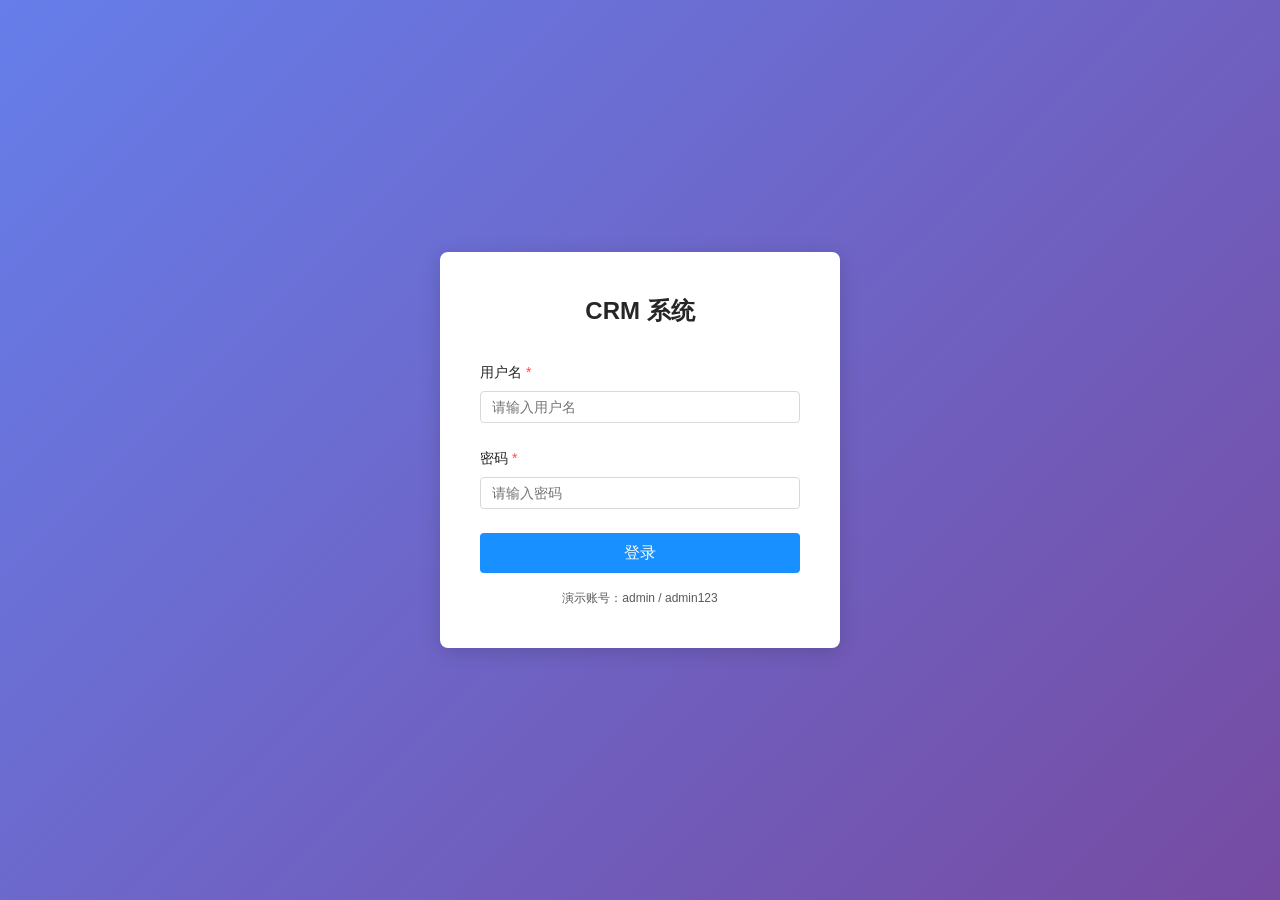
<file: 02-工作输出/CRM/04-原型/index.html>
<!DOCTYPE html>
<html lang="zh-CN">
<head>
  <meta charset="UTF-8">
  <meta name="viewport" content="width=device-width, initial-scale=1.0">
  <title>登录 - CRM 系统</title>
  <link rel="stylesheet" href="assets/css/style.css">
</head>
<body>
  <div class="login-container">
    <div class="login-box">
      <h1 class="login-title">CRM 系统</h1>
      <form class="login-form" id="loginForm">
        <div class="form-group">
          <label class="form-label required" for="username">用户名</label>
          <input
            type="text"
            id="username"
            name="username"
            class="form-input"
            placeholder="请输入用户名"
            required
          >
        </div>
        <div class="form-group">
          <label class="form-label required" for="password">密码</label>
          <input
            type="password"
            id="password"
            name="password"
            class="form-input"
            placeholder="请输入密码"
            required
          >
        </div>
        <button type="submit" class="btn btn-primary btn-lg">登录</button>
      </form>
      <div style="text-align: center; margin-top: 16px; color: #595959; font-size: 12px;">
        <p>演示账号：admin / admin123</p>
      </div>
    </div>
  </div>

  <script>
    document.getElementById('loginForm').addEventListener('submit', function(e) {
      e.preventDefault();
      const username = document.getElementById('username').value;
      const password = document.getElementById('password').value;

      // 演示用简单验证
      if (username === 'admin' && password === 'admin123') {
        // 保存登录状态
        localStorage.setItem('currentUser', JSON.stringify({
          username: 'admin',
          name: '管理员'
        }));
        window.location.href = 'dashboard.html';
      } else {
        alert('用户名或密码错误，请使用演示账号：admin / admin123');
      }
    });
  </script>
</body>
</html>
</file>
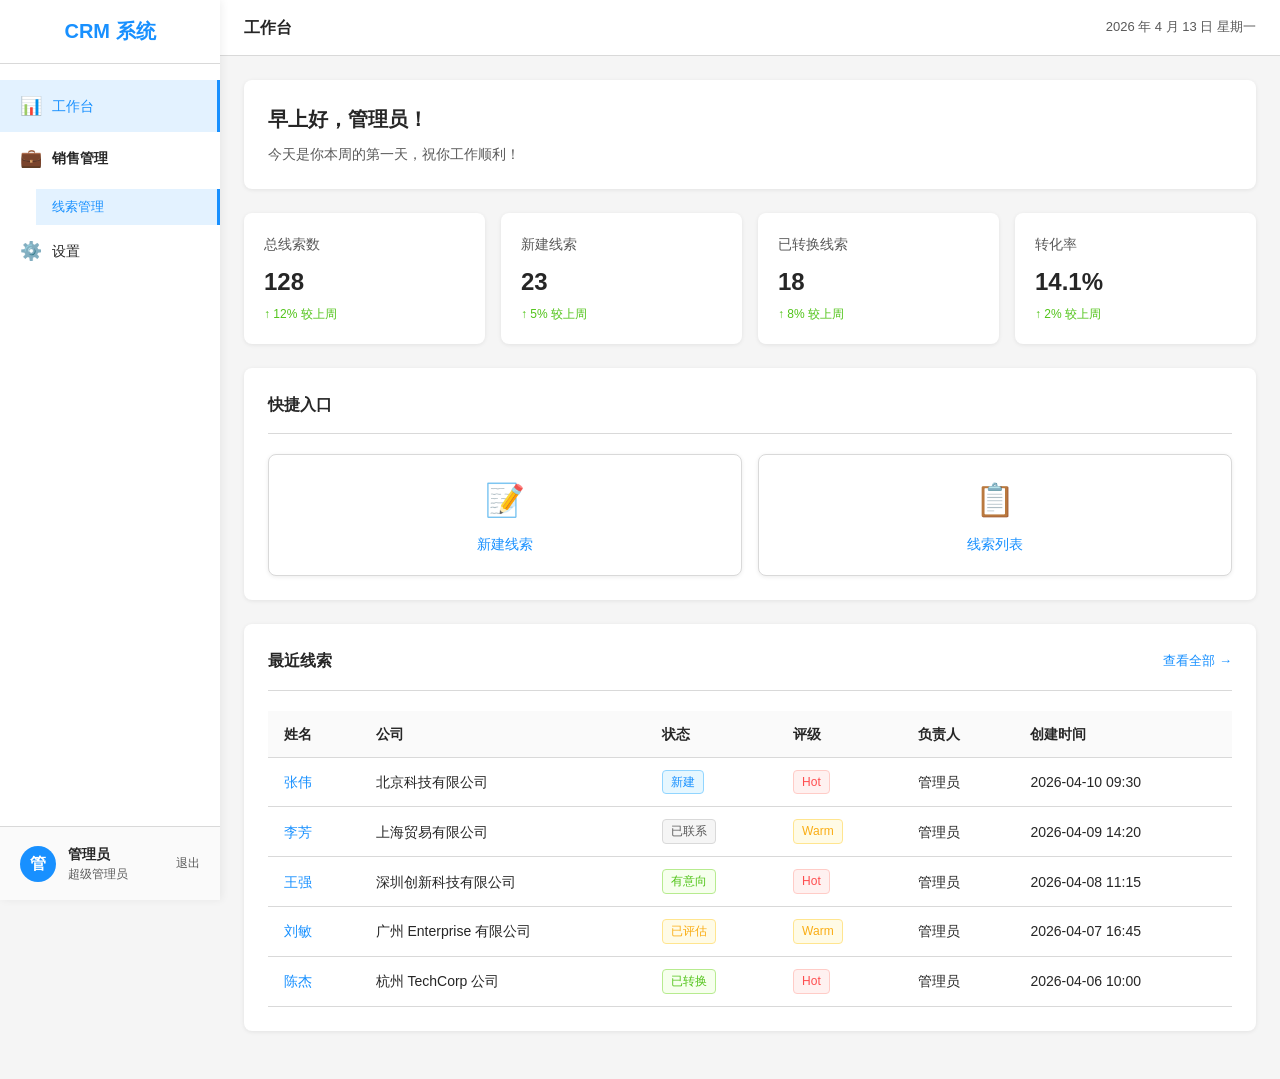
<file: 02-工作输出/CRM/04-原型/dashboard.html>
<!DOCTYPE html>
<html lang="zh-CN">
<head>
  <meta charset="UTF-8">
  <meta name="viewport" content="width=device-width, initial-scale=1.0">
  <title>工作台 - CRM 系统</title>
  <link rel="stylesheet" href="assets/css/style.css">
</head>
<body>
  <div class="app-layout">
    <!-- 左侧边栏 -->
    <aside class="sidebar">
      <div class="sidebar-header">
        <div class="sidebar-brand">CRM 系统</div>
      </div>

      <nav class="sidebar-nav">
        <!-- 工作台 -->
        <a href="dashboard.html" class="sidebar-menu-item active">
          <span class="sidebar-menu-icon">📊</span>
          <span>工作台</span>
        </a>

        <!-- 销售管理（二级菜单） -->
        <div class="sidebar-menu-group">
          <div class="sidebar-menu-item" style="padding-left: 20px; font-weight: 600;">
            <span class="sidebar-menu-icon">💼</span>
            <span>销售管理</span>
          </div>
          <div class="sidebar-submenu">
            <a href="leads/list.html" class="sidebar-menu-item active">
              <span>线索管理</span>
            </a>
            <!-- 预留位置，后续扩展 -->
            <!--
            <a href="customers/list.html" class="sidebar-menu-item">
              <span>客户管理</span>
            </a>
            <a href="opportunities/list.html" class="sidebar-menu-item">
              <span>商机管理</span>
            </a>
            -->
          </div>
        </div>

        <!-- 设置 -->
        <a href="#" class="sidebar-menu-item" style="margin-top: auto;">
          <span class="sidebar-menu-icon">⚙️</span>
          <span>设置</span>
        </a>
      </nav>

      <!-- 用户信息 -->
      <div class="sidebar-user">
        <div class="user-avatar" title="管理员">管</div>
        <div class="user-info">
          <div class="user-name">管理员</div>
          <div class="user-role">超级管理员</div>
        </div>
        <a href="index.html" class="logout-btn" title="退出登录">退出</a>
      </div>
    </aside>

    <!-- 主内容区 -->
    <main class="main-content">
      <!-- 顶部栏 -->
      <div class="top-bar">
        <div class="top-bar-title">工作台</div>
        <div class="top-bar-actions">
          <span style="color: var(--text-secondary); font-size: 13px;">2026 年 4 月 13 日 星期一</span>
        </div>
      </div>

      <!-- 页面内容 -->
      <div class="container">
        <!-- 欢迎语 -->
        <div class="card" style="margin-bottom: 24px;">
          <h2 style="font-size: 20px; margin-bottom: 8px;">早上好，管理员！</h2>
          <p style="color: var(--text-secondary);">今天是你本周的第一天，祝你工作顺利！</p>
        </div>

        <!-- 统计卡片 -->
        <div class="stats-grid">
          <div class="stat-card">
            <div class="stat-label">总线索数</div>
            <div class="stat-value">128</div>
            <div class="stat-change">↑ 12% 较上周</div>
          </div>
          <div class="stat-card">
            <div class="stat-label">新建线索</div>
            <div class="stat-value">23</div>
            <div class="stat-change">↑ 5% 较上周</div>
          </div>
          <div class="stat-card">
            <div class="stat-label">已转换线索</div>
            <div class="stat-value">18</div>
            <div class="stat-change">↑ 8% 较上周</div>
          </div>
          <div class="stat-card">
            <div class="stat-label">转化率</div>
            <div class="stat-value">14.1%</div>
            <div class="stat-change">↑ 2% 较上周</div>
          </div>
        </div>

        <!-- 快捷入口 -->
        <div class="card">
          <div class="card-header">
            <h3 class="card-title">快捷入口</h3>
          </div>
          <div style="display: grid; grid-template-columns: repeat(2, 1fr); gap: 16px;">
            <a href="leads/create.html" class="card" style="margin-bottom: 0; padding: 20px; text-align: center; border: 1px solid var(--border-color);">
              <div style="font-size: 32px; margin-bottom: 8px;">📝</div>
              <div style="font-weight: 500;">新建线索</div>
            </a>
            <a href="leads/list.html" class="card" style="margin-bottom: 0; padding: 20px; text-align: center; border: 1px solid var(--border-color);">
              <div style="font-size: 32px; margin-bottom: 8px;">📋</div>
              <div style="font-weight: 500;">线索列表</div>
            </a>
          </div>
        </div>

        <!-- 最近线索 -->
        <div class="card">
          <div class="card-header">
            <h3 class="card-title">最近线索</h3>
            <a href="leads/list.html" style="font-size: 13px;">查看全部 →</a>
          </div>
          <div class="table-container">
            <table class="table">
              <thead>
                <tr>
                  <th>姓名</th>
                  <th>公司</th>
                  <th>状态</th>
                  <th>评级</th>
                  <th>负责人</th>
                  <th>创建时间</th>
                </tr>
              </thead>
              <tbody>
                <tr>
                  <td><a href="leads/detail.html?id=1">张伟</a></td>
                  <td>北京科技有限公司</td>
                  <td><span class="tag tag-primary">新建</span></td>
                  <td><span class="tag tag-danger">Hot</span></td>
                  <td>管理员</td>
                  <td>2026-04-10 09:30</td>
                </tr>
                <tr>
                  <td><a href="leads/detail.html?id=2">李芳</a></td>
                  <td>上海贸易有限公司</td>
                  <td><span class="tag tag-default">已联系</span></td>
                  <td><span class="tag tag-warning">Warm</span></td>
                  <td>管理员</td>
                  <td>2026-04-09 14:20</td>
                </tr>
                <tr>
                  <td><a href="leads/detail.html?id=3">王强</a></td>
                  <td>深圳创新科技有限公司</td>
                  <td><span class="tag tag-success">有意向</span></td>
                  <td><span class="tag tag-danger">Hot</span></td>
                  <td>管理员</td>
                  <td>2026-04-08 11:15</td>
                </tr>
                <tr>
                  <td><a href="leads/detail.html?id=4">刘敏</a></td>
                  <td>广州 Enterprise 有限公司</td>
                  <td><span class="tag tag-warning">已评估</span></td>
                  <td><span class="tag tag-warning">Warm</span></td>
                  <td>管理员</td>
                  <td>2026-04-07 16:45</td>
                </tr>
                <tr>
                  <td><a href="leads/detail.html?id=5">陈杰</a></td>
                  <td>杭州 TechCorp 公司</td>
                  <td><span class="tag tag-success">已转换</span></td>
                  <td><span class="tag tag-danger">Hot</span></td>
                  <td>管理员</td>
                  <td>2026-04-06 10:00</td>
                </tr>
              </tbody>
            </table>
          </div>
        </div>
      </div>
    </main>
  </div>

  <script src="assets/js/main.js"></script>
</body>
</html>
</file>
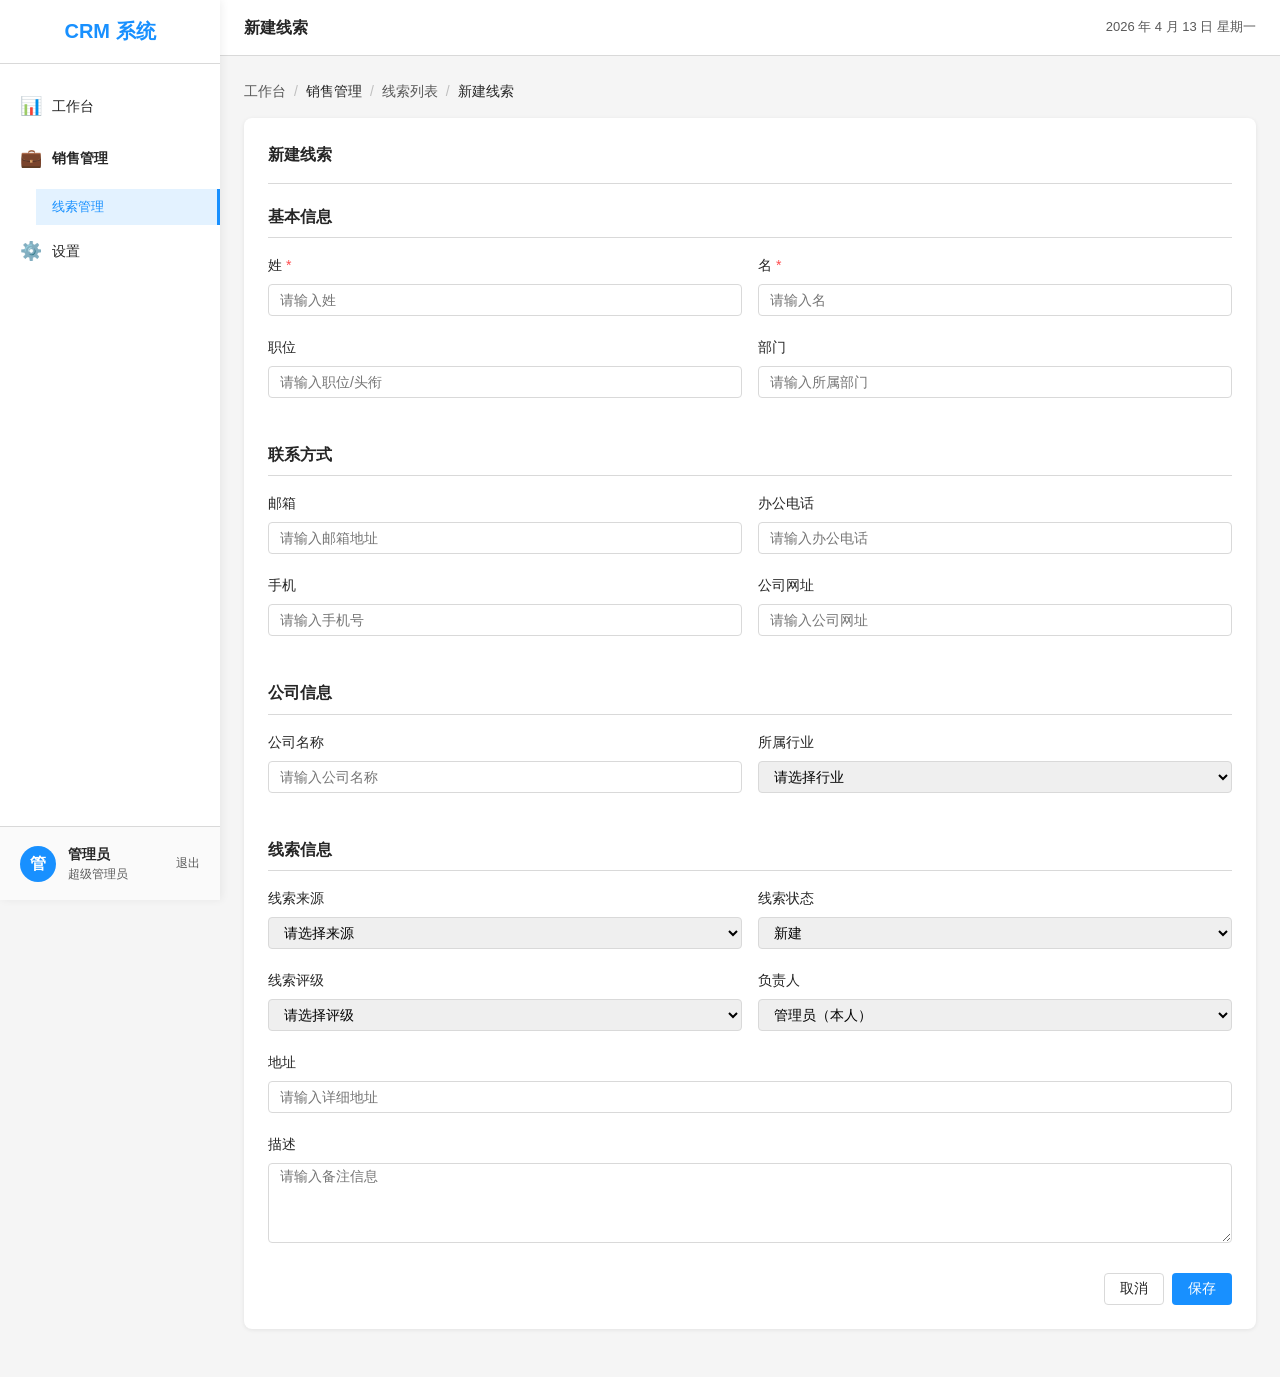
<file: 02-工作输出/CRM/04-原型/leads/create.html>
<!DOCTYPE html>
<html lang="zh-CN">
<head>
  <meta charset="UTF-8">
  <meta name="viewport" content="width=device-width, initial-scale=1.0">
  <title>创建线索 - CRM 系统</title>
  <link rel="stylesheet" href="../assets/css/style.css">
</head>
<body>
  <div class="app-layout">
    <!-- 左侧边栏 -->
    <aside class="sidebar">
      <div class="sidebar-header">
        <div class="sidebar-brand">CRM 系统</div>
      </div>

      <nav class="sidebar-nav">
        <!-- 工作台 -->
        <a href="../dashboard.html" class="sidebar-menu-item">
          <span class="sidebar-menu-icon">📊</span>
          <span>工作台</span>
        </a>

        <!-- 销售管理（二级菜单） -->
        <div class="sidebar-menu-group">
          <div class="sidebar-menu-item" style="padding-left: 20px; font-weight: 600;">
            <span class="sidebar-menu-icon">💼</span>
            <span>销售管理</span>
          </div>
          <div class="sidebar-submenu">
            <a href="list.html" class="sidebar-menu-item active">
              <span>线索管理</span>
            </a>
          </div>
        </div>

        <!-- 设置 -->
        <a href="#" class="sidebar-menu-item" style="margin-top: auto;">
          <span class="sidebar-menu-icon">⚙️</span>
          <span>设置</span>
        </a>
      </nav>

      <!-- 用户信息 -->
      <div class="sidebar-user">
        <div class="user-avatar" title="管理员">管</div>
        <div class="user-info">
          <div class="user-name">管理员</div>
          <div class="user-role">超级管理员</div>
        </div>
        <a href="../index.html" class="logout-btn" title="退出登录">退出</a>
      </div>
    </aside>

    <!-- 主内容区 -->
    <main class="main-content">
      <!-- 顶部栏 -->
      <div class="top-bar">
        <div class="top-bar-title">新建线索</div>
        <div class="top-bar-actions">
          <span style="color: var(--text-secondary); font-size: 13px;">2026 年 4 月 13 日 星期一</span>
        </div>
      </div>

      <!-- 页面内容 -->
      <div class="container">
        <!-- 面包屑 -->
        <div class="breadcrumb">
          <a href="../dashboard.html">工作台</a>
          <span class="breadcrumb-separator">/</span>
          <span>销售管理</span>
          <span class="breadcrumb-separator">/</span>
          <a href="list.html">线索列表</a>
          <span class="breadcrumb-separator">/</span>
          <span>新建线索</span>
        </div>

        <div class="card">
          <div class="card-header">
            <h3 class="card-title">新建线索</h3>
          </div>

          <form id="createLeadForm">
            <!-- 基本信息 -->
            <div class="detail-section">
              <h4 class="detail-section-title">基本信息</h4>
              <div class="form-row">
                <div class="form-group">
                  <label class="form-label required" for="firstName">姓</label>
                  <input type="text" id="firstName" name="firstName" class="form-input" required placeholder="请输入姓" maxlength="50">
                </div>
                <div class="form-group">
                  <label class="form-label required" for="lastName">名</label>
                  <input type="text" id="lastName" name="lastName" class="form-input" required placeholder="请输入名" maxlength="50">
                </div>
              </div>
              <div class="form-row">
                <div class="form-group">
                  <label class="form-label" for="title">职位</label>
                  <input type="text" id="title" name="title" class="form-input" placeholder="请输入职位/头衔" maxlength="50">
                </div>
                <div class="form-group">
                  <label class="form-label" for="department">部门</label>
                  <input type="text" id="department" name="department" class="form-input" placeholder="请输入所属部门" maxlength="50">
                </div>
              </div>
            </div>

            <!-- 联系方式 -->
            <div class="detail-section">
              <h4 class="detail-section-title">联系方式</h4>
              <div class="form-row">
                <div class="form-group">
                  <label class="form-label" for="email">邮箱</label>
                  <input type="email" id="email" name="email" class="form-input" placeholder="请输入邮箱地址">
                </div>
                <div class="form-group">
                  <label class="form-label" for="phone">办公电话</label>
                  <input type="tel" id="phone" name="phone" class="form-input" placeholder="请输入办公电话" maxlength="20">
                </div>
              </div>
              <div class="form-row">
                <div class="form-group">
                  <label class="form-label" for="mobile">手机</label>
                  <input type="tel" id="mobile" name="mobile" class="form-input" placeholder="请输入手机号" maxlength="20">
                </div>
                <div class="form-group">
                  <label class="form-label" for="website">公司网址</label>
                  <input type="url" id="website" name="website" class="form-input" placeholder="请输入公司网址">
                </div>
              </div>
            </div>

            <!-- 公司信息 -->
            <div class="detail-section">
              <h4 class="detail-section-title">公司信息</h4>
              <div class="form-row">
                <div class="form-group">
                  <label class="form-label" for="company">公司名称</label>
                  <input type="text" id="company" name="company" class="form-input" placeholder="请输入公司名称" maxlength="100">
                </div>
                <div class="form-group">
                  <label class="form-label" for="industry">所属行业</label>
                  <select id="industry" name="industry" class="form-select">
                    <option value="">请选择行业</option>
                    <option value="科技/互联网">科技/互联网</option>
                    <option value="制造业">制造业</option>
                    <option value="贸易/零售">贸易/零售</option>
                    <option value="金融/保险">金融/保险</option>
                    <option value="医疗/健康">医疗/健康</option>
                    <option value="教育/培训">教育/培训</option>
                    <option value="其他">其他</option>
                  </select>
                </div>
              </div>
            </div>

            <!-- 线索信息 -->
            <div class="detail-section">
              <h4 class="detail-section-title">线索信息</h4>
              <div class="form-row">
                <div class="form-group">
                  <label class="form-label" for="source">线索来源</label>
                  <select id="source" name="source" class="form-select">
                    <option value="">请选择来源</option>
                    <option value="网站">网站</option>
                    <option value="电话">电话</option>
                    <option value="推荐">推荐</option>
                    <option value="活动">活动</option>
                    <option value="其他">其他</option>
                  </select>
                </div>
                <div class="form-group">
                  <label class="form-label" for="status">线索状态</label>
                  <select id="status" name="status" class="form-select">
                    <option value="新建" selected>新建</option>
                    <option value="已联系">已联系</option>
                    <option value="有意向">有意向</option>
                    <option value="已评估">已评估</option>
                    <option value="已转换">已转换</option>
                    <option value="已关闭">已关闭</option>
                  </select>
                </div>
              </div>
              <div class="form-row">
                <div class="form-group">
                  <label class="form-label" for="rating">线索评级</label>
                  <select id="rating" name="rating" class="form-select">
                    <option value="">请选择评级</option>
                    <option value="Hot">Hot（高意向）</option>
                    <option value="Warm">Warm（中意向）</option>
                    <option value="Cold">Cold（低意向）</option>
                  </select>
                </div>
                <div class="form-group">
                  <label class="form-label" for="assignedTo">负责人</label>
                  <select id="assignedTo" name="assignedTo" class="form-select">
                    <option value="管理员" selected>管理员（本人）</option>
                    <option value="销售员 A">销售员 A</option>
                    <option value="销售员 B">销售员 B</option>
                  </select>
                </div>
              </div>
              <div class="form-group">
                <label class="form-label" for="address">地址</label>
                <input type="text" id="address" name="address" class="form-input" placeholder="请输入详细地址" maxlength="255">
              </div>
              <div class="form-group">
                <label class="form-label" for="description">描述</label>
                <textarea id="description" name="description" class="form-textarea" placeholder="请输入备注信息"></textarea>
              </div>
            </div>

            <!-- 表单按钮 -->
            <div style="display: flex; gap: 8px; justify-content: flex-end; margin-top: 24px;">
              <button type="button" class="btn btn-default" onclick="handleCancel()">取消</button>
              <button type="submit" class="btn btn-primary">保存</button>
            </div>
          </form>
        </div>
      </div>
    </main>
  </div>

  <script src="../assets/js/main.js"></script>
  <script>
    document.getElementById('createLeadForm').addEventListener('submit', function(e) {
      e.preventDefault();

      if (!validateForm(this)) {
        showMessage('请检查并填写必填项', 'error');
        return;
      }

      // 模拟保存
      const formData = {
        firstName: document.getElementById('firstName').value,
        lastName: document.getElementById('lastName').value,
        title: document.getElementById('title').value,
        department: document.getElementById('department').value,
        email: document.getElementById('email').value,
        phone: document.getElementById('phone').value,
        mobile: document.getElementById('mobile').value,
        company: document.getElementById('company').value,
        industry: document.getElementById('industry').value,
        website: document.getElementById('website').value,
        source: document.getElementById('source').value,
        status: document.getElementById('status').value,
        rating: document.getElementById('rating').value,
        assignedTo: document.getElementById('assignedTo').value,
        address: document.getElementById('address').value,
        description: document.getElementById('description').value
      };

      // 保存到本地存储（模拟）
      const leads = storage.get('leads', []);
      formData.id = Date.now().toString();
      formData.createdAt = new Date().toLocaleString('zh-CN');
      leads.unshift(formData);
      storage.set('leads', leads);

      showMessage('线索创建成功！');

      // 延迟跳转到列表页
      setTimeout(() => {
        window.location.href = 'list.html';
      }, 1000);
    });

    function handleCancel() {
      if (confirm('确定要取消创建吗？未保存的内容将丢失。')) {
        window.location.href = 'list.html';
      }
    }
  </script>
</body>
</html>
</file>
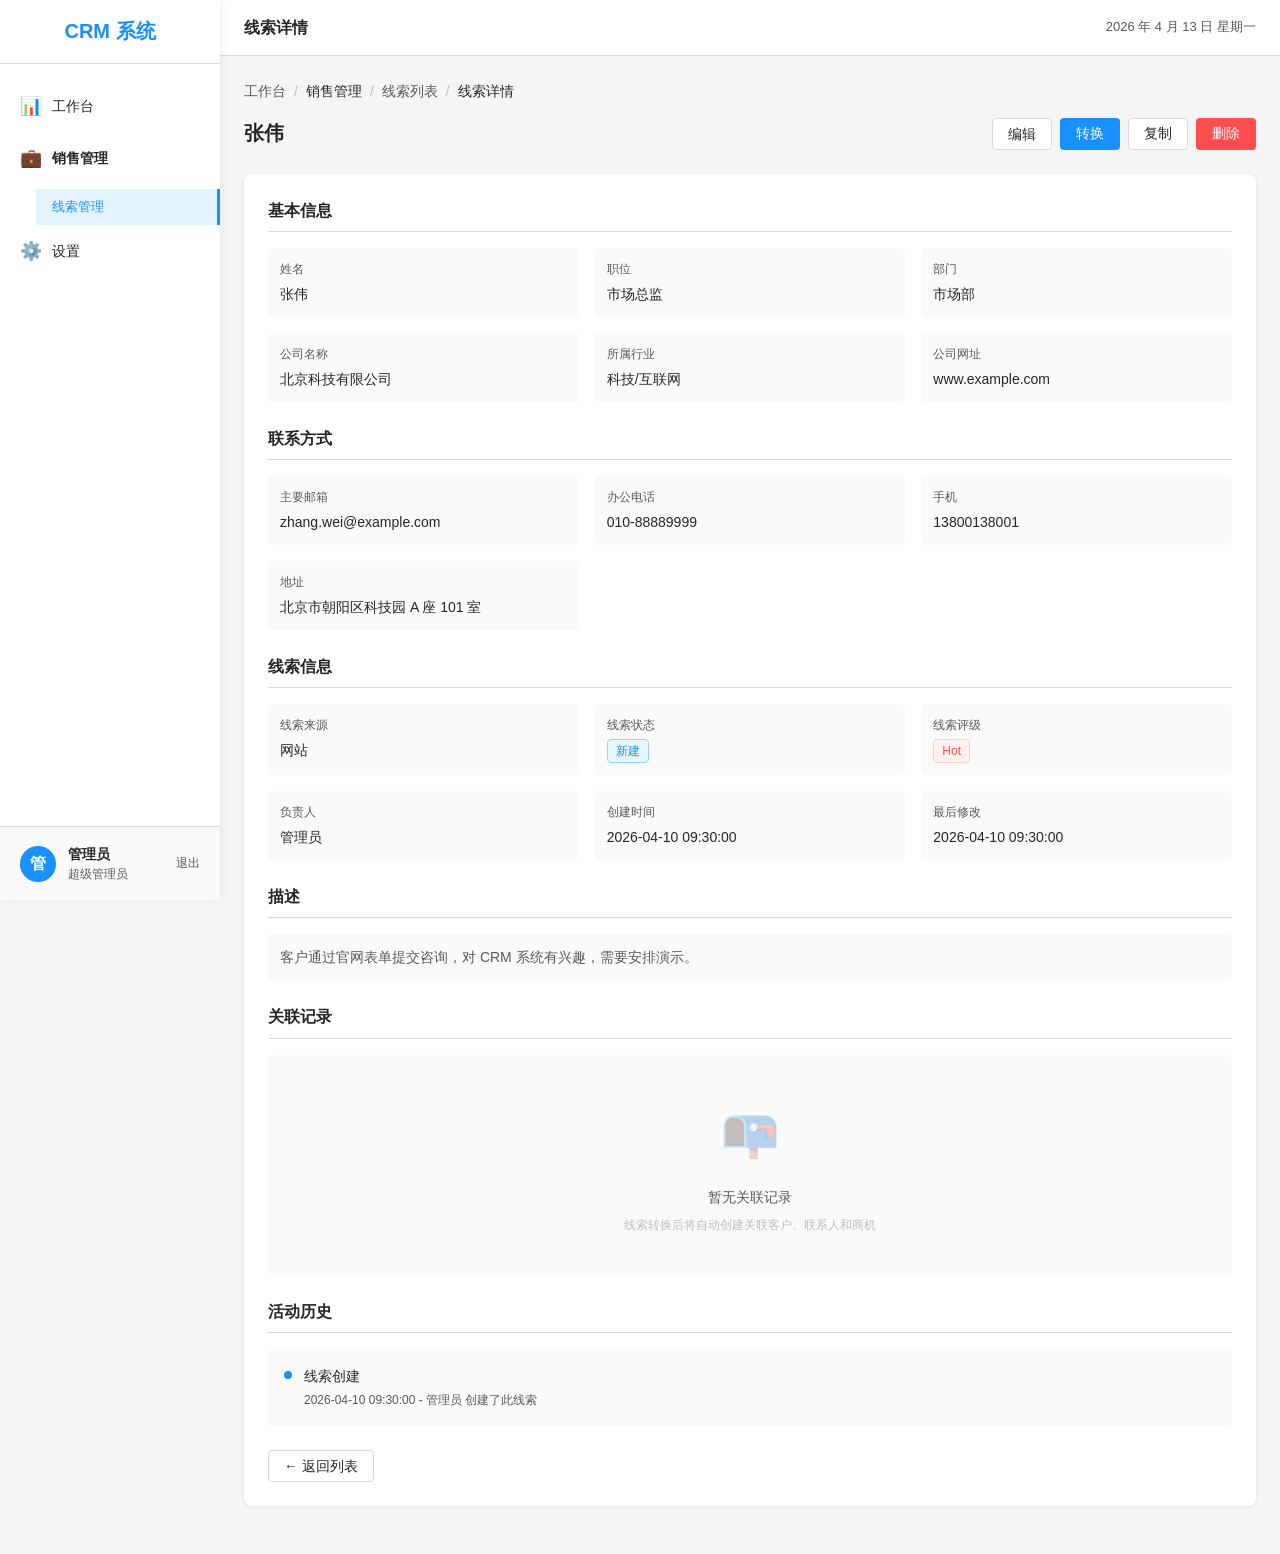
<file: 02-工作输出/CRM/04-原型/leads/detail.html>
<!DOCTYPE html>
<html lang="zh-CN">
<head>
  <meta charset="UTF-8">
  <meta name="viewport" content="width=device-width, initial-scale=1.0">
  <title>线索详情 - CRM 系统</title>
  <link rel="stylesheet" href="../assets/css/style.css">
</head>
<body>
  <div class="app-layout">
    <!-- 左侧边栏 -->
    <aside class="sidebar">
      <div class="sidebar-header">
        <div class="sidebar-brand">CRM 系统</div>
      </div>

      <nav class="sidebar-nav">
        <!-- 工作台 -->
        <a href="../dashboard.html" class="sidebar-menu-item">
          <span class="sidebar-menu-icon">📊</span>
          <span>工作台</span>
        </a>

        <!-- 销售管理（二级菜单） -->
        <div class="sidebar-menu-group">
          <div class="sidebar-menu-item" style="padding-left: 20px; font-weight: 600;">
            <span class="sidebar-menu-icon">💼</span>
            <span>销售管理</span>
          </div>
          <div class="sidebar-submenu">
            <a href="list.html" class="sidebar-menu-item active">
              <span>线索管理</span>
            </a>
          </div>
        </div>

        <!-- 设置 -->
        <a href="#" class="sidebar-menu-item" style="margin-top: auto;">
          <span class="sidebar-menu-icon">⚙️</span>
          <span>设置</span>
        </a>
      </nav>

      <!-- 用户信息 -->
      <div class="sidebar-user">
        <div class="user-avatar" title="管理员">管</div>
        <div class="user-info">
          <div class="user-name">管理员</div>
          <div class="user-role">超级管理员</div>
        </div>
        <a href="../index.html" class="logout-btn" title="退出登录">退出</a>
      </div>
    </aside>

    <!-- 主内容区 -->
    <main class="main-content">
      <!-- 顶部栏 -->
      <div class="top-bar">
        <div class="top-bar-title">线索详情</div>
        <div class="top-bar-actions">
          <span style="color: var(--text-secondary); font-size: 13px;">2026 年 4 月 13 日 星期一</span>
        </div>
      </div>

      <!-- 页面内容 -->
      <div class="container">
        <!-- 面包屑 -->
        <div class="breadcrumb">
          <a href="../dashboard.html">工作台</a>
          <span class="breadcrumb-separator">/</span>
          <span>销售管理</span>
          <span class="breadcrumb-separator">/</span>
          <a href="list.html">线索列表</a>
          <span class="breadcrumb-separator">/</span>
          <span>线索详情</span>
        </div>

        <!-- 详情头部 -->
        <div class="detail-header">
          <h1 class="detail-title" id="leadName">张伟</h1>
          <div class="detail-actions">
            <a href="edit.html?id=1" class="btn btn-default">编辑</a>
            <button class="btn btn-primary" onclick="handleConvert()">转换</button>
            <button class="btn btn-default" onclick="handleCopy()">复制</button>
            <button class="btn btn-danger" onclick="handleDelete()">删除</button>
          </div>
        </div>

        <div class="card">
          <!-- 基本信息 -->
          <div class="detail-section">
            <h4 class="detail-section-title">基本信息</h4>
            <div class="detail-grid">
              <div class="detail-item">
                <div class="detail-item-label">姓名</div>
                <div class="detail-item-value">张伟</div>
              </div>
              <div class="detail-item">
                <div class="detail-item-label">职位</div>
                <div class="detail-item-value">市场总监</div>
              </div>
              <div class="detail-item">
                <div class="detail-item-label">部门</div>
                <div class="detail-item-value">市场部</div>
              </div>
              <div class="detail-item">
                <div class="detail-item-label">公司名称</div>
                <div class="detail-item-value">北京科技有限公司</div>
              </div>
              <div class="detail-item">
                <div class="detail-item-label">所属行业</div>
                <div class="detail-item-value">科技/互联网</div>
              </div>
              <div class="detail-item">
                <div class="detail-item-label">公司网址</div>
                <div class="detail-item-value">www.example.com</div>
              </div>
            </div>
          </div>

          <!-- 联系方式 -->
          <div class="detail-section">
            <h4 class="detail-section-title">联系方式</h4>
            <div class="detail-grid">
              <div class="detail-item">
                <div class="detail-item-label">主要邮箱</div>
                <div class="detail-item-value">zhang.wei@example.com</div>
              </div>
              <div class="detail-item">
                <div class="detail-item-label">办公电话</div>
                <div class="detail-item-value">010-88889999</div>
              </div>
              <div class="detail-item">
                <div class="detail-item-label">手机</div>
                <div class="detail-item-value">13800138001</div>
              </div>
              <div class="detail-item">
                <div class="detail-item-label">地址</div>
                <div class="detail-item-value">北京市朝阳区科技园 A 座 101 室</div>
              </div>
            </div>
          </div>

          <!-- 线索信息 -->
          <div class="detail-section">
            <h4 class="detail-section-title">线索信息</h4>
            <div class="detail-grid">
              <div class="detail-item">
                <div class="detail-item-label">线索来源</div>
                <div class="detail-item-value">网站</div>
              </div>
              <div class="detail-item">
                <div class="detail-item-label">线索状态</div>
                <div class="detail-item-value"><span class="tag tag-primary">新建</span></div>
              </div>
              <div class="detail-item">
                <div class="detail-item-label">线索评级</div>
                <div class="detail-item-value"><span class="tag tag-danger">Hot</span></div>
              </div>
              <div class="detail-item">
                <div class="detail-item-label">负责人</div>
                <div class="detail-item-value">管理员</div>
              </div>
              <div class="detail-item">
                <div class="detail-item-label">创建时间</div>
                <div class="detail-item-value">2026-04-10 09:30:00</div>
              </div>
              <div class="detail-item">
                <div class="detail-item-label">最后修改</div>
                <div class="detail-item-value">2026-04-10 09:30:00</div>
              </div>
            </div>
          </div>

          <!-- 描述 -->
          <div class="detail-section">
            <h4 class="detail-section-title">描述</h4>
            <div style="padding: 12px; background: #FAFAFA; border-radius: 4px; color: var(--text-secondary);">
              客户通过官网表单提交咨询，对 CRM 系统有兴趣，需要安排演示。
            </div>
          </div>

          <!-- 关联记录 -->
          <div class="detail-section">
            <h4 class="detail-section-title">关联记录</h4>
            <div class="empty-state" style="padding: 40px 20px; background: #FAFAFA; border-radius: 4px;">
              <div class="empty-state-icon">📭</div>
              <div class="empty-state-text">暂无关联记录</div>
              <div style="font-size: 12px; margin-top: 8px; color: var(--text-disabled);">
                线索转换后将自动创建关联客户、联系人和商机
              </div>
            </div>
          </div>

          <!-- 活动历史 -->
          <div class="detail-section">
            <h4 class="detail-section-title">活动历史</h4>
            <div style="padding: 16px; background: #FAFAFA; border-radius: 4px;">
              <div style="display: flex; gap: 12px; align-items: flex-start;">
                <div style="width: 8px; height: 8px; border-radius: 50%; background: var(--primary-color); margin-top: 6px;"></div>
                <div>
                  <div style="font-weight: 500;">线索创建</div>
                  <div style="font-size: 12px; color: var(--text-secondary); margin-top: 4px;">
                    2026-04-10 09:30:00 - 管理员 创建了此线索
                  </div>
                </div>
              </div>
            </div>
          </div>

          <!-- 返回列表 -->
          <div style="margin-top: 24px;">
            <a href="list.html" class="btn btn-default">← 返回列表</a>
          </div>
        </div>
      </div>
    </main>
  </div>

  <!-- 转换弹窗 -->
  <div class="modal-overlay" id="convertModal" style="display: none;">
    <div class="modal" style="max-width: 600px;">
      <div class="modal-header">
        <h3 class="modal-title">线索转换</h3>
        <button class="modal-close" onclick="closeConvertModal()">×</button>
      </div>
      <div class="modal-body">
        <div class="form-group">
          <label class="form-label" style="font-weight: 600;">转换目标</label>
          <div style="padding: 12px; background: #FAFAFA; border-radius: 4px;">
            <label style="display: flex; align-items: center; gap: 8px; margin-bottom: 12px; cursor: not-allowed; opacity: 0.6;">
              <input type="checkbox" checked disabled>
              <span>转为客户（必选）</span>
            </label>
            <label style="display: flex; align-items: center; gap: 8px; margin-bottom: 12px;">
              <input type="checkbox" id="convertToContact">
              <span>转为联系人</span>
            </label>
            <label style="display: flex; align-items: center; gap: 8px;">
              <input type="checkbox" id="convertToOpportunity">
              <span>转为商机</span>
            </label>
          </div>
        </div>
        <div class="form-group">
          <label class="form-label" style="font-weight: 600;">原线索处理</label>
          <div style="padding: 12px; background: #FAFAFA; border-radius: 4px;">
            <label style="display: flex; align-items: center; gap: 8px; margin-bottom: 12px;">
              <input type="radio" name="keepLead" value="keep" checked>
              <span>保留线索（状态变更为"已转换"）</span>
            </label>
            <label style="display: flex; align-items: center; gap: 8px;">
              <input type="radio" name="keepLead" value="delete">
              <span>删除线索</span>
            </label>
          </div>
        </div>
        <div class="message message-success" style="margin-top: 16px;">
          ✓ 数据将自动映射：姓名→客户名，公司→客户公司，联系方式→客户联系方式
        </div>
      </div>
      <div class="modal-footer">
        <button class="btn btn-default" onclick="closeConvertModal()">取消</button>
        <button class="btn btn-primary" onclick="confirmConvert()">确认转换</button>
      </div>
    </div>
  </div>

  <script src="../assets/js/main.js"></script>
  <script>
    // 获取 URL 参数
    const params = getUrlParams();
    const leadId = params.id || '1';

    // 处理转换
    function handleConvert() {
      document.getElementById('convertModal').style.display = 'flex';
    }

    function closeConvertModal() {
      document.getElementById('convertModal').style.display = 'none';
    }

    function confirmConvert() {
      const convertToContact = document.getElementById('convertToContact').checked;
      const convertToOpportunity = document.getElementById('convertToOpportunity').checked;
      const keepLead = document.querySelector('input[name="keepLead"]:checked').value;

      const results = ['已创建客户'];
      if (convertToContact) results.push('已创建联系人');
      if (convertToOpportunity) results.push('已创建商机');

      showMessage(`转换成功！${results.join('，')}`);
      closeConvertModal();

      // 延迟跳转到列表页
      setTimeout(() => {
        window.location.href = 'list.html';
      }, 1500);
    }

    // 处理复制
    function handleCopy() {
      showMessage('已复制线索信息到剪贴板');
    }

    // 处理删除
    function handleDelete() {
      if (confirm('确定要删除此线索吗？\n\n姓名：张伟\n公司：北京科技有限公司\n\n此操作可以恢复。')) {
        showMessage('线索已删除');
        setTimeout(() => {
          window.location.href = 'list.html';
        }, 1000);
      }
    }
  </script>
</body>
</html>
</file>
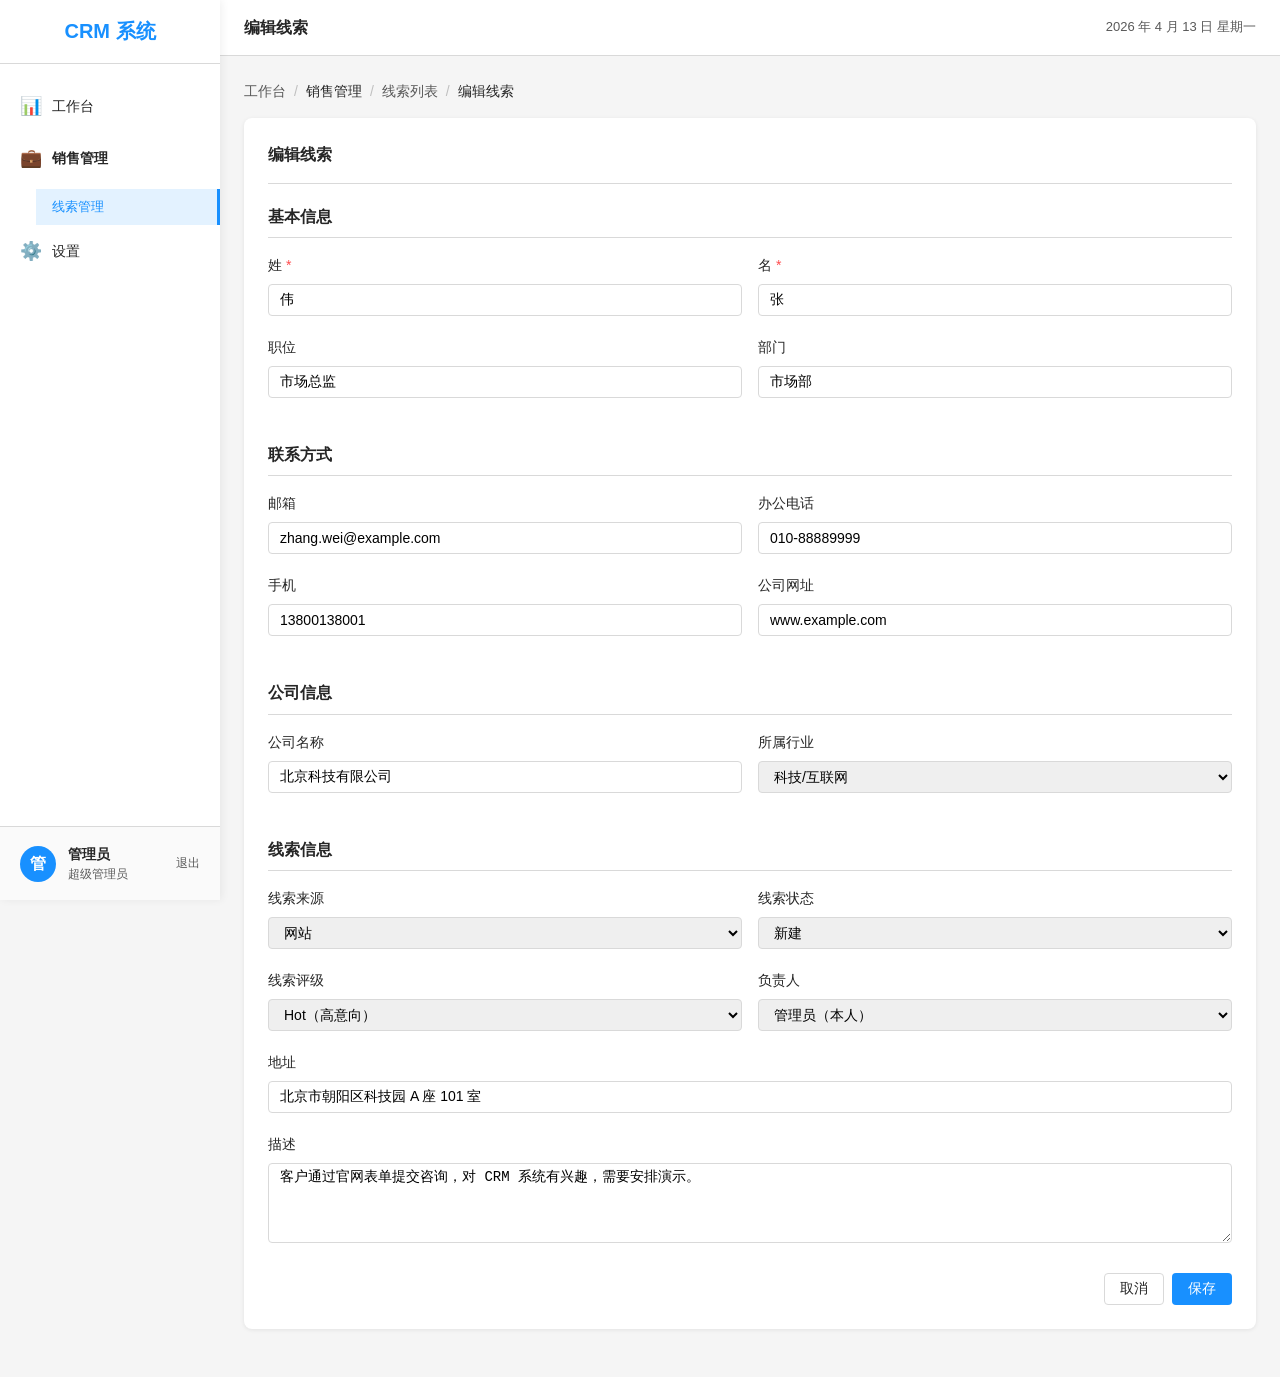
<file: 02-工作输出/CRM/04-原型/leads/edit.html>
<!DOCTYPE html>
<html lang="zh-CN">
<head>
  <meta charset="UTF-8">
  <meta name="viewport" content="width=device-width, initial-scale=1.0">
  <title>编辑线索 - CRM 系统</title>
  <link rel="stylesheet" href="../assets/css/style.css">
</head>
<body>
  <div class="app-layout">
    <!-- 左侧边栏 -->
    <aside class="sidebar">
      <div class="sidebar-header">
        <div class="sidebar-brand">CRM 系统</div>
      </div>

      <nav class="sidebar-nav">
        <!-- 工作台 -->
        <a href="../dashboard.html" class="sidebar-menu-item">
          <span class="sidebar-menu-icon">📊</span>
          <span>工作台</span>
        </a>

        <!-- 销售管理（二级菜单） -->
        <div class="sidebar-menu-group">
          <div class="sidebar-menu-item" style="padding-left: 20px; font-weight: 600;">
            <span class="sidebar-menu-icon">💼</span>
            <span>销售管理</span>
          </div>
          <div class="sidebar-submenu">
            <a href="list.html" class="sidebar-menu-item active">
              <span>线索管理</span>
            </a>
          </div>
        </div>

        <!-- 设置 -->
        <a href="#" class="sidebar-menu-item" style="margin-top: auto;">
          <span class="sidebar-menu-icon">⚙️</span>
          <span>设置</span>
        </a>
      </nav>

      <!-- 用户信息 -->
      <div class="sidebar-user">
        <div class="user-avatar" title="管理员">管</div>
        <div class="user-info">
          <div class="user-name">管理员</div>
          <div class="user-role">超级管理员</div>
        </div>
        <a href="../index.html" class="logout-btn" title="退出登录">退出</a>
      </div>
    </aside>

    <!-- 主内容区 -->
    <main class="main-content">
      <!-- 顶部栏 -->
      <div class="top-bar">
        <div class="top-bar-title">编辑线索</div>
        <div class="top-bar-actions">
          <span style="color: var(--text-secondary); font-size: 13px;">2026 年 4 月 13 日 星期一</span>
        </div>
      </div>

      <!-- 页面内容 -->
      <div class="container">
        <!-- 面包屑 -->
        <div class="breadcrumb">
          <a href="../dashboard.html">工作台</a>
          <span class="breadcrumb-separator">/</span>
          <span>销售管理</span>
          <span class="breadcrumb-separator">/</span>
          <a href="list.html">线索列表</a>
          <span class="breadcrumb-separator">/</span>
          <span>编辑线索</span>
        </div>

        <div class="card">
          <div class="card-header">
            <h3 class="card-title">编辑线索</h3>
          </div>

          <form id="editLeadForm">
            <!-- 基本信息 -->
            <div class="detail-section">
              <h4 class="detail-section-title">基本信息</h4>
              <div class="form-row">
                <div class="form-group">
                  <label class="form-label required" for="firstName">姓</label>
                  <input type="text" id="firstName" name="firstName" class="form-input" required placeholder="请输入姓" maxlength="50" value="伟">
                </div>
                <div class="form-group">
                  <label class="form-label required" for="lastName">名</label>
                  <input type="text" id="lastName" name="lastName" class="form-input" required placeholder="请输入名" maxlength="50" value="张">
                </div>
              </div>
              <div class="form-row">
                <div class="form-group">
                  <label class="form-label" for="title">职位</label>
                  <input type="text" id="title" name="title" class="form-input" placeholder="请输入职位/头衔" maxlength="50" value="市场总监">
                </div>
                <div class="form-group">
                  <label class="form-label" for="department">部门</label>
                  <input type="text" id="department" name="department" class="form-input" placeholder="请输入所属部门" maxlength="50" value="市场部">
                </div>
              </div>
            </div>

            <!-- 联系方式 -->
            <div class="detail-section">
              <h4 class="detail-section-title">联系方式</h4>
              <div class="form-row">
                <div class="form-group">
                  <label class="form-label" for="email">邮箱</label>
                  <input type="email" id="email" name="email" class="form-input" placeholder="请输入邮箱地址" value="zhang.wei@example.com">
                </div>
                <div class="form-group">
                  <label class="form-label" for="phone">办公电话</label>
                  <input type="tel" id="phone" name="phone" class="form-input" placeholder="请输入办公电话" maxlength="20" value="010-88889999">
                </div>
              </div>
              <div class="form-row">
                <div class="form-group">
                  <label class="form-label" for="mobile">手机</label>
                  <input type="tel" id="mobile" name="mobile" class="form-input" placeholder="请输入手机号" maxlength="20" value="13800138001">
                </div>
                <div class="form-group">
                  <label class="form-label" for="website">公司网址</label>
                  <input type="url" id="website" name="website" class="form-input" placeholder="请输入公司网址" value="www.example.com">
                </div>
              </div>
            </div>

            <!-- 公司信息 -->
            <div class="detail-section">
              <h4 class="detail-section-title">公司信息</h4>
              <div class="form-row">
                <div class="form-group">
                  <label class="form-label" for="company">公司名称</label>
                  <input type="text" id="company" name="company" class="form-input" placeholder="请输入公司名称" maxlength="100" value="北京科技有限公司">
                </div>
                <div class="form-group">
                  <label class="form-label" for="industry">所属行业</label>
                  <select id="industry" name="industry" class="form-select">
                    <option value="">请选择行业</option>
                    <option value="科技/互联网" selected>科技/互联网</option>
                    <option value="制造业">制造业</option>
                    <option value="贸易/零售">贸易/零售</option>
                    <option value="金融/保险">金融/保险</option>
                    <option value="医疗/健康">医疗/健康</option>
                    <option value="教育/培训">教育/培训</option>
                    <option value="其他">其他</option>
                  </select>
                </div>
              </div>
            </div>

            <!-- 线索信息 -->
            <div class="detail-section">
              <h4 class="detail-section-title">线索信息</h4>
              <div class="form-row">
                <div class="form-group">
                  <label class="form-label" for="source">线索来源</label>
                  <select id="source" name="source" class="form-select">
                    <option value="">请选择来源</option>
                    <option value="网站" selected>网站</option>
                    <option value="电话">电话</option>
                    <option value="推荐">推荐</option>
                    <option value="活动">活动</option>
                    <option value="其他">其他</option>
                  </select>
                </div>
                <div class="form-group">
                  <label class="form-label" for="status">线索状态</label>
                  <select id="status" name="status" class="form-select">
                    <option value="新建" selected>新建</option>
                    <option value="已联系">已联系</option>
                    <option value="有意向">有意向</option>
                    <option value="已评估">已评估</option>
                    <option value="已转换">已转换</option>
                    <option value="已关闭">已关闭</option>
                  </select>
                </div>
              </div>
              <div class="form-row">
                <div class="form-group">
                  <label class="form-label" for="rating">线索评级</label>
                  <select id="rating" name="rating" class="form-select">
                    <option value="">请选择评级</option>
                    <option value="Hot" selected>Hot（高意向）</option>
                    <option value="Warm">Warm（中意向）</option>
                    <option value="Cold">Cold（低意向）</option>
                  </select>
                </div>
                <div class="form-group">
                  <label class="form-label" for="assignedTo">负责人</label>
                  <select id="assignedTo" name="assignedTo" class="form-select">
                    <option value="管理员" selected>管理员（本人）</option>
                    <option value="销售员 A">销售员 A</option>
                    <option value="销售员 B">销售员 B</option>
                  </select>
                </div>
              </div>
              <div class="form-group">
                <label class="form-label" for="address">地址</label>
                <input type="text" id="address" name="address" class="form-input" placeholder="请输入详细地址" maxlength="255" value="北京市朝阳区科技园 A 座 101 室">
              </div>
              <div class="form-group">
                <label class="form-label" for="description">描述</label>
                <textarea id="description" name="description" class="form-textarea" placeholder="请输入备注信息">客户通过官网表单提交咨询，对 CRM 系统有兴趣，需要安排演示。</textarea>
              </div>
            </div>

            <!-- 表单按钮 -->
            <div style="display: flex; gap: 8px; justify-content: flex-end; margin-top: 24px;">
              <button type="button" class="btn btn-default" onclick="handleCancel()">取消</button>
              <button type="submit" class="btn btn-primary">保存</button>
            </div>
          </form>
        </div>
      </div>
    </main>
  </div>

  <script src="../assets/js/main.js"></script>
  <script>
    document.getElementById('editLeadForm').addEventListener('submit', function(e) {
      e.preventDefault();

      if (!validateForm(this)) {
        showMessage('请检查并填写必填项', 'error');
        return;
      }

      // 模拟保存
      showMessage('线索更新成功！');

      // 延迟跳转到详情页
      setTimeout(() => {
        window.location.href = 'detail.html?id=1';
      }, 1000);
    });

    function handleCancel() {
      if (confirm('确定要取消编辑吗？未保存的修改将丢失。')) {
        window.location.href = 'detail.html?id=1';
      }
    }
  </script>
</body>
</html>
</file>
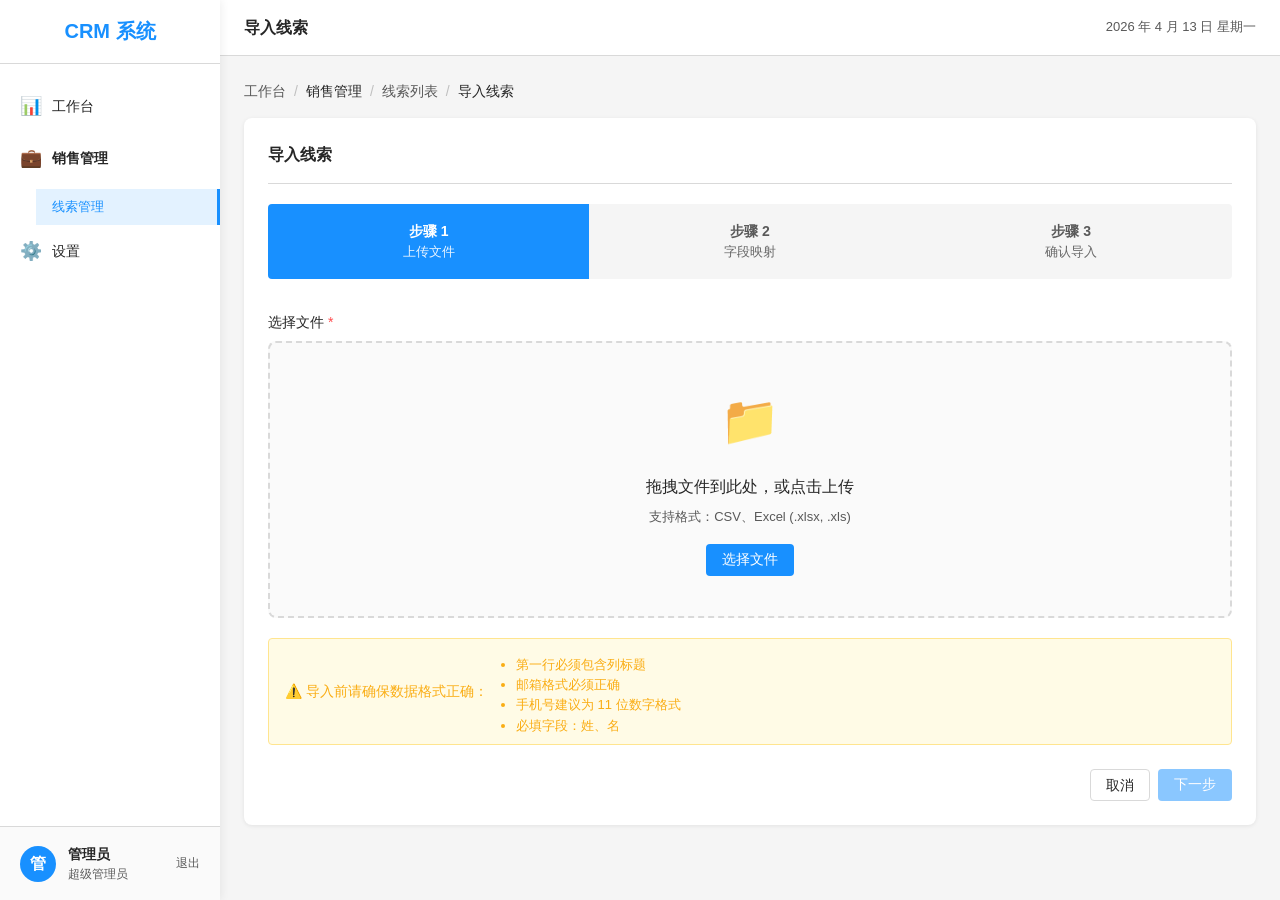
<file: 02-工作输出/CRM/04-原型/leads/import.html>
<!DOCTYPE html>
<html lang="zh-CN">
<head>
  <meta charset="UTF-8">
  <meta name="viewport" content="width=device-width, initial-scale=1.0">
  <title>导入线索 - CRM 系统</title>
  <link rel="stylesheet" href="../assets/css/style.css">
</head>
<body>
  <div class="app-layout">
    <!-- 左侧边栏 -->
    <aside class="sidebar">
      <div class="sidebar-header">
        <div class="sidebar-brand">CRM 系统</div>
      </div>

      <nav class="sidebar-nav">
        <!-- 工作台 -->
        <a href="../dashboard.html" class="sidebar-menu-item">
          <span class="sidebar-menu-icon">📊</span>
          <span>工作台</span>
        </a>

        <!-- 销售管理（二级菜单） -->
        <div class="sidebar-menu-group">
          <div class="sidebar-menu-item" style="padding-left: 20px; font-weight: 600;">
            <span class="sidebar-menu-icon">💼</span>
            <span>销售管理</span>
          </div>
          <div class="sidebar-submenu">
            <a href="list.html" class="sidebar-menu-item active">
              <span>线索管理</span>
            </a>
          </div>
        </div>

        <!-- 设置 -->
        <a href="#" class="sidebar-menu-item" style="margin-top: auto;">
          <span class="sidebar-menu-icon">⚙️</span>
          <span>设置</span>
        </a>
      </nav>

      <!-- 用户信息 -->
      <div class="sidebar-user">
        <div class="user-avatar" title="管理员">管</div>
        <div class="user-info">
          <div class="user-name">管理员</div>
          <div class="user-role">超级管理员</div>
        </div>
        <a href="../index.html" class="logout-btn" title="退出登录">退出</a>
      </div>
    </aside>

    <!-- 主内容区 -->
    <main class="main-content">
      <!-- 顶部栏 -->
      <div class="top-bar">
        <div class="top-bar-title">导入线索</div>
        <div class="top-bar-actions">
          <span style="color: var(--text-secondary); font-size: 13px;">2026 年 4 月 13 日 星期一</span>
        </div>
      </div>

      <!-- 页面内容 -->
      <div class="container">
        <!-- 面包屑 -->
        <div class="breadcrumb">
          <a href="../dashboard.html">工作台</a>
          <span class="breadcrumb-separator">/</span>
          <span>销售管理</span>
          <span class="breadcrumb-separator">/</span>
          <a href="list.html">线索列表</a>
          <span class="breadcrumb-separator">/</span>
          <span>导入线索</span>
        </div>

        <div class="card">
          <div class="card-header">
            <h3 class="card-title">导入线索</h3>
          </div>

          <!-- 步骤指示器 -->
          <div style="display: flex; margin-bottom: 32px;">
            <div class="step active" style="flex: 1; text-align: center; padding: 16px; background: var(--primary-color); color: white; border-radius: 4px 0 0 4px;">
              <div style="font-weight: 600;">步骤 1</div>
              <div style="font-size: 13px; opacity: 0.9;">上传文件</div>
            </div>
            <div class="step" id="step2" style="flex: 1; text-align: center; padding: 16px; background: #F5F5F5; color: var(--text-secondary);">
              <div style="font-weight: 600;">步骤 2</div>
              <div style="font-size: 13px; opacity: 0.9;">字段映射</div>
            </div>
            <div class="step" id="step3" style="flex: 1; text-align: center; padding: 16px; background: #F5F5F5; color: var(--text-secondary); border-radius: 0 4px 4px 0;">
              <div style="font-weight: 600;">步骤 3</div>
              <div style="font-size: 13px; opacity: 0.9;">确认导入</div>
            </div>
          </div>

          <!-- 步骤 1：上传文件 -->
          <div id="uploadStep">
            <div class="form-group">
              <label class="form-label required">选择文件</label>
              <div style="border: 2px dashed var(--border-color); border-radius: 8px; padding: 40px; text-align: center; background: #FAFAFA;">
                <div style="font-size: 48px; margin-bottom: 16px;">📁</div>
                <div style="font-size: 16px; margin-bottom: 8px;">拖拽文件到此处，或点击上传</div>
                <div style="color: var(--text-secondary); font-size: 13px; margin-bottom: 16px;">
                  支持格式：CSV、Excel (.xlsx, .xls)
                </div>
                <input type="file" id="fileInput" accept=".csv,.xlsx,.xls" style="display: none;">
                <button class="btn btn-primary" onclick="document.getElementById('fileInput').click()">选择文件</button>
              </div>
            </div>

            <div class="message message-warning" style="margin-top: 16px;">
              ⚠️ 导入前请确保数据格式正确：
              <ul style="margin: 8px 0 0 20px; font-size: 13px;">
                <li>第一行必须包含列标题</li>
                <li>邮箱格式必须正确</li>
                <li>手机号建议为 11 位数字格式</li>
                <li>必填字段：姓、名</li>
              </ul>
            </div>

            <div style="display: flex; gap: 8px; justify-content: flex-end; margin-top: 24px;">
              <a href="list.html" class="btn btn-default">取消</a>
              <button class="btn btn-primary" id="nextBtn" disabled onclick="goToStep2()" style="opacity: 0.5; cursor: not-allowed;">下一步</button>
            </div>
          </div>

          <!-- 步骤 2：字段映射 -->
          <div id="mappingStep" style="display: none;">
            <div class="form-group">
              <label class="form-label">字段映射</label>
              <p style="color: var(--text-secondary); font-size: 13px; margin-bottom: 16px;">
                请将文件中的列映射到系统字段
              </p>
            </div>

            <div class="table-container" style="margin-bottom: 24px;">
              <table class="table">
                <thead>
                  <tr>
                    <th>文件列名</th>
                    <th>系统字段</th>
                    <th>必填</th>
                  </tr>
                </thead>
                <tbody>
                  <tr>
                    <td>姓</td>
                    <td>
                      <select class="form-select">
                        <option value="firstName" selected>姓</option>
                        <option value="">-- 忽略此列 --</option>
                      </select>
                    </td>
                    <td><span class="tag tag-danger">必填</span></td>
                  </tr>
                  <tr>
                    <td>名</td>
                    <td>
                      <select class="form-select">
                        <option value="lastName" selected>名</option>
                        <option value="">-- 忽略此列 --</option>
                      </select>
                    </td>
                    <td><span class="tag tag-danger">必填</span></td>
                  </tr>
                  <tr>
                    <td>公司</td>
                    <td>
                      <select class="form-select">
                        <option value="company" selected>公司名称</option>
                        <option value="">-- 忽略此列 --</option>
                      </select>
                    </td>
                    <td>-</td>
                  </tr>
                  <tr>
                    <td>职位</td>
                    <td>
                      <select class="form-select">
                        <option value="title" selected>职位</option>
                        <option value="">-- 忽略此列 --</option>
                      </select>
                    </td>
                    <td>-</td>
                  </tr>
                  <tr>
                    <td>邮箱</td>
                    <td>
                      <select class="form-select">
                        <option value="email" selected>邮箱</option>
                        <option value="">-- 忽略此列 --</option>
                      </select>
                    </td>
                    <td>-</td>
                  </tr>
                  <tr>
                    <td>手机</td>
                    <td>
                      <select class="form-select">
                        <option value="mobile" selected>手机</option>
                        <option value="">-- 忽略此列 --</option>
                      </select>
                    </td>
                    <td>-</td>
                  </tr>
                  <tr>
                    <td>来源</td>
                    <td>
                      <select class="form-select">
                        <option value="source" selected>线索来源</option>
                        <option value="">-- 忽略此列 --</option>
                      </select>
                    </td>
                    <td>-</td>
                  </tr>
                </tbody>
              </table>
            </div>

            <div style="display: flex; gap: 8px; justify-content: flex-end; margin-top: 24px;">
              <button class="btn btn-default" onclick="goBackToStep1()">上一步</button>
              <button class="btn btn-primary" onclick="goToStep3()">下一步</button>
            </div>
          </div>

          <!-- 步骤 3：确认导入 -->
          <div id="confirmStep" style="display: none;">
            <div class="form-group">
              <label class="form-label">数据预览</label>
              <p style="color: var(--text-secondary); font-size: 13px; margin-bottom: 16px;">
                以下是即将导入的数据预览（前 5 条）
              </p>
            </div>

            <div class="table-container" style="margin-bottom: 24px;">
              <table class="table">
                <thead>
                  <tr>
                    <th>姓</th>
                    <th>名</th>
                    <th>公司</th>
                    <th>职位</th>
                    <th>邮箱</th>
                    <th>手机</th>
                  </tr>
                </thead>
                <tbody>
                  <tr>
                    <td>强</td>
                    <td>赵</td>
                    <td>某某科技公司</td>
                    <td>CEO</td>
                    <td>zhao@example.com</td>
                    <td>13800138000</td>
                  </tr>
                  <tr>
                    <td>敏</td>
                    <td>钱</td>
                    <td>某某贸易公司</td>
                    <td>经理</td>
                    <td>qian@example.com</td>
                    <td>13800138001</td>
                  </tr>
                  <tr>
                    <td>伟</td>
                    <td>孙</td>
                    <td>某某制造厂</td>
                    <td>厂长</td>
                    <td>sun@example.com</td>
                    <td>13800138002</td>
                  </tr>
                  <tr>
                    <td>芳</td>
                    <td>李</td>
                    <td>某某零售公司</td>
                    <td>总监</td>
                    <td>li@example.com</td>
                    <td>13800138003</td>
                  </tr>
                  <tr>
                    <td>杰</td>
                    <td>周</td>
                    <td>某某服务公司</td>
                    <td>经理</td>
                    <td>zhou@example.com</td>
                    <td>13800138004</td>
                  </tr>
                </tbody>
              </table>
            </div>

            <div class="message message-success">
              ✓ 共检测到 50 条数据，预计导入成功 48 条，失败 2 条（重复或格式错误）
            </div>

            <div class="form-group" style="margin-top: 16px;">
              <label style="display: flex; align-items: center; gap: 8px;">
                <input type="checkbox" id="skipDuplicates" checked>
                跳过重复数据（根据手机号和邮箱去重）
              </label>
            </div>

            <div style="display: flex; gap: 8px; justify-content: flex-end; margin-top: 24px;">
              <button class="btn btn-default" onclick="goBackToStep2()">上一步</button>
              <button class="btn btn-primary" onclick="confirmImport()">开始导入</button>
            </div>
          </div>
        </div>

        <!-- 导入结果弹窗 -->
        <div class="modal-overlay" id="resultModal" style="display: none;">
          <div class="modal">
            <div class="modal-header">
              <h3 class="modal-title">导入结果</h3>
              <button class="modal-close" onclick="closeResultModal()">×</button>
            </div>
            <div class="modal-body">
              <div style="text-align: center; padding: 24px;">
                <div style="font-size: 48px; margin-bottom: 16px;">✅</div>
                <div style="font-size: 18px; font-weight: 600; margin-bottom: 8px;">导入完成！</div>
                <div style="color: var(--text-secondary);">
                  <p>成功导入 <strong style="color: var(--success-color);">48</strong> 条线索</p>
                  <p>失败 <strong style="color: var(--error-color);">2</strong> 条</p>
                </div>
              </div>
              <div class="message message-warning" style="margin-top: 16px;">
                <strong>失败原因：</strong>
                <ul style="margin: 8px 0 0 20px; font-size: 13px;">
                  <li>第 23 行：邮箱格式错误</li>
                  <li>第 35 行：手机号已存在</li>
                </ul>
              </div>
            </div>
            <div class="modal-footer">
              <a href="list.html" class="btn btn-primary">查看线索列表</a>
            </div>
          </div>
        </div>
      </div>
    </main>
  </div>

  <script src="../assets/js/main.js"></script>
  <script>
    // 文件上传处理
    document.getElementById('fileInput').addEventListener('change', function(e) {
      const file = e.target.files[0];
      if (file) {
        document.getElementById('nextBtn').disabled = false;
        document.getElementById('nextBtn').style.opacity = '1';
        document.getElementById('nextBtn').style.cursor = 'pointer';
        // 模拟文件加载
        setTimeout(() => {
          alert(`已选择文件：${file.name}\n点击"下一步"继续`);
        }, 500);
      }
    });

    // 步骤切换
    function goToStep2() {
      document.getElementById('uploadStep').style.display = 'none';
      document.getElementById('mappingStep').style.display = 'block';
      updateSteps(2);
    }

    function goBackToStep1() {
      document.getElementById('mappingStep').style.display = 'none';
      document.getElementById('uploadStep').style.display = 'block';
      updateSteps(1);
    }

    function goToStep3() {
      document.getElementById('mappingStep').style.display = 'none';
      document.getElementById('confirmStep').style.display = 'block';
      updateSteps(3);
    }

    function goBackToStep2() {
      document.getElementById('confirmStep').style.display = 'none';
      document.getElementById('mappingStep').style.display = 'block';
      updateSteps(2);
    }

    function updateSteps(currentStep) {
      const steps = document.querySelectorAll('.step');
      steps.forEach((step, index) => {
        if (index + 1 < currentStep) {
          step.style.background = 'var(--primary-color)';
          step.style.color = 'white';
        } else if (index + 1 === currentStep) {
          step.style.background = 'var(--primary-color)';
          step.style.color = 'white';
        } else {
          step.style.background = '#F5F5F5';
          step.style.color = 'var(--text-secondary)';
        }
      });
    }

    // 确认导入
    function confirmImport() {
      document.getElementById('resultModal').style.display = 'flex';
    }

    function closeResultModal() {
      document.getElementById('resultModal').style.display = 'none';
    }
  </script>
</body>
</html>
</file>
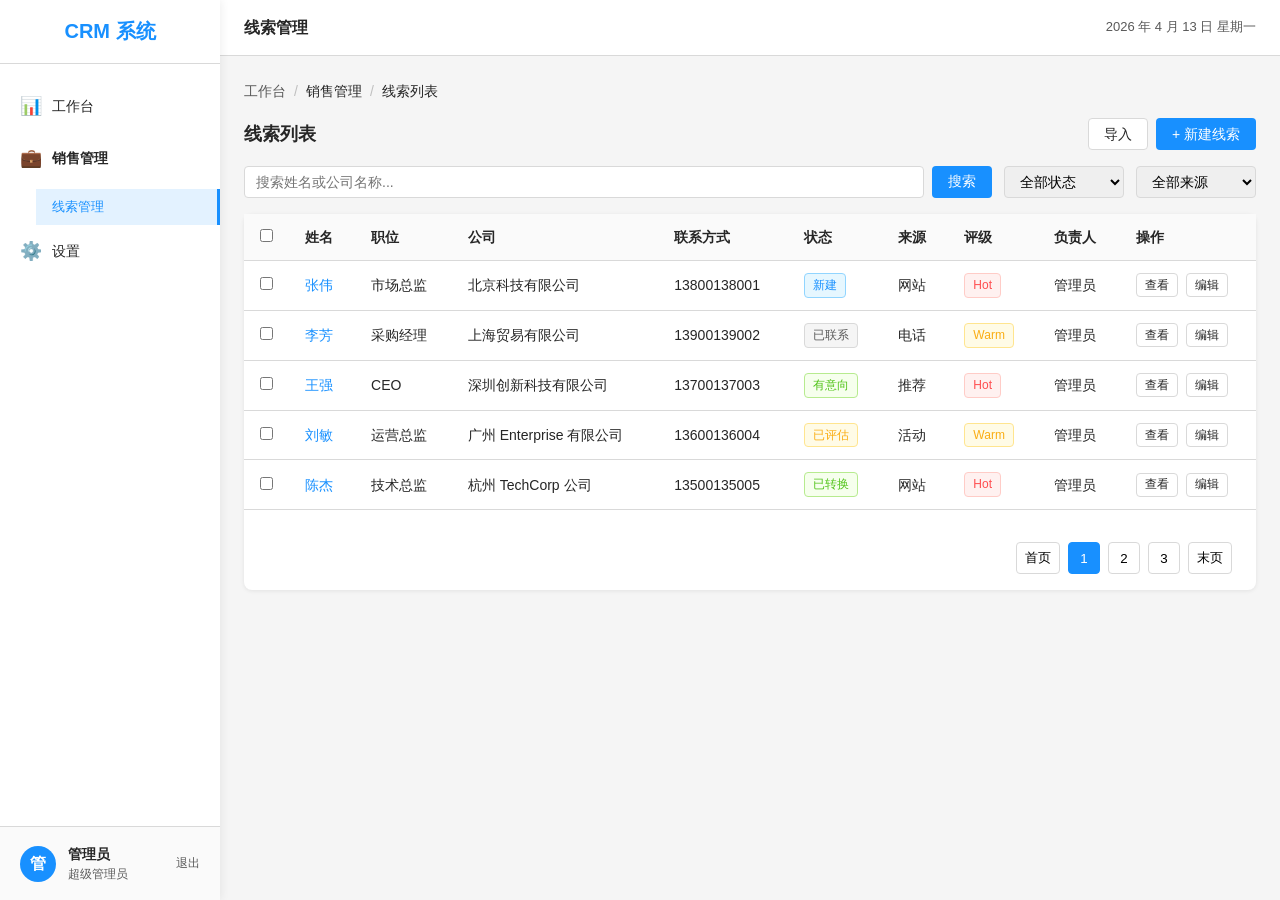
<file: 02-工作输出/CRM/04-原型/leads/list.html>
<!DOCTYPE html>
<html lang="zh-CN">
<head>
  <meta charset="UTF-8">
  <meta name="viewport" content="width=device-width, initial-scale=1.0">
  <title>线索列表 - CRM 系统</title>
  <link rel="stylesheet" href="../assets/css/style.css">
</head>
<body>
  <div class="app-layout">
    <!-- 左侧边栏 -->
    <aside class="sidebar">
      <div class="sidebar-header">
        <div class="sidebar-brand">CRM 系统</div>
      </div>

      <nav class="sidebar-nav">
        <!-- 工作台 -->
        <a href="../dashboard.html" class="sidebar-menu-item">
          <span class="sidebar-menu-icon">📊</span>
          <span>工作台</span>
        </a>

        <!-- 销售管理（二级菜单） -->
        <div class="sidebar-menu-group">
          <div class="sidebar-menu-item" style="padding-left: 20px; font-weight: 600;">
            <span class="sidebar-menu-icon">💼</span>
            <span>销售管理</span>
          </div>
          <div class="sidebar-submenu">
            <a href="list.html" class="sidebar-menu-item active">
              <span>线索管理</span>
            </a>
          </div>
        </div>

        <!-- 设置 -->
        <a href="#" class="sidebar-menu-item" style="margin-top: auto;">
          <span class="sidebar-menu-icon">⚙️</span>
          <span>设置</span>
        </a>
      </nav>

      <!-- 用户信息 -->
      <div class="sidebar-user">
        <div class="user-avatar" title="管理员">管</div>
        <div class="user-info">
          <div class="user-name">管理员</div>
          <div class="user-role">超级管理员</div>
        </div>
        <a href="../index.html" class="logout-btn" title="退出登录">退出</a>
      </div>
    </aside>

    <!-- 主内容区 -->
    <main class="main-content">
      <!-- 顶部栏 -->
      <div class="top-bar">
        <div class="top-bar-title">线索管理</div>
        <div class="top-bar-actions">
          <span style="color: var(--text-secondary); font-size: 13px;">2026 年 4 月 13 日 星期一</span>
        </div>
      </div>

      <!-- 页面内容 -->
      <div class="container-fluid">
        <!-- 面包屑 -->
        <div class="breadcrumb">
          <a href="../dashboard.html">工作台</a>
          <span class="breadcrumb-separator">/</span>
          <span>销售管理</span>
          <span class="breadcrumb-separator">/</span>
          <span>线索列表</span>
        </div>

        <!-- 工具栏 -->
        <div class="toolbar">
          <h2 style="font-size: 18px; font-weight: 600;">线索列表</h2>
          <div class="toolbar-right">
            <a href="import.html" class="btn btn-default">导入</a>
            <a href="create.html" class="btn btn-primary">+ 新建线索</a>
          </div>
        </div>

        <!-- 搜索筛选栏 -->
        <div class="search-filter-bar">
          <div class="search-box">
            <input
              type="text"
              id="searchInput"
              class="form-input"
              placeholder="搜索姓名或公司名称..."
              style="flex: 1;"
            >
            <button class="btn btn-primary" onclick="handleSearch()">搜索</button>
          </div>
          <select id="statusFilter" class="form-select" onchange="handleFilter()">
            <option value="all">全部状态</option>
            <option value="新建">新建</option>
            <option value="已联系">已联系</option>
            <option value="有意向">有意向</option>
            <option value="已评估">已评估</option>
            <option value="已转换">已转换</option>
            <option value="已关闭">已关闭</option>
          </select>
          <select id="sourceFilter" class="form-select" onchange="handleFilter()">
            <option value="all">全部来源</option>
            <option value="网站">网站</option>
            <option value="电话">电话</option>
            <option value="推荐">推荐</option>
            <option value="活动">活动</option>
            <option value="其他">其他</option>
          </select>
        </div>

        <!-- 表格 -->
        <div class="card" style="padding: 0;">
          <div class="table-container">
            <table class="table">
              <thead>
                <tr>
                  <th style="width: 40px;">
                    <input type="checkbox" id="selectAll" onchange="toggleSelectAll()">
                  </th>
                  <th>姓名</th>
                  <th>职位</th>
                  <th>公司</th>
                  <th>联系方式</th>
                  <th>状态</th>
                  <th>来源</th>
                  <th>评级</th>
                  <th>负责人</th>
                  <th>操作</th>
                </tr>
              </thead>
              <tbody id="leadsTableBody">
                <!-- 数据由 JS 渲染 -->
              </tbody>
            </table>
          </div>

          <!-- 分页 -->
          <div style="padding: 16px 24px;">
            <div class="pagination">
              <button onclick="goToPage(1)" id="prevPage">首页</button>
              <button class="active">1</button>
              <button>2</button>
              <button>3</button>
              <button onclick="goToPage(2)" id="nextPage">末页</button>
            </div>
          </div>
        </div>

        <!-- 批量操作栏（默认隐藏） -->
        <div class="batch-action-bar" id="batchActionBar" style="display: none;">
          <div class="selected-count">已选择 <span id="selectedCount">0</span> 条线索</div>
          <div class="actions">
            <button class="btn btn-default" onclick="handleBatchExport()">导出</button>
            <button class="btn btn-default" onclick="handleBatchAssign()">分配</button>
            <button class="btn btn-danger" onclick="handleBatchDelete()">删除</button>
            <button class="btn btn-default" onclick="cancelBatch()">取消</button>
          </div>
        </div>
      </div>
    </main>
  </div>

  <!-- 分配弹窗 -->
  <div class="modal-overlay" id="assignModal" style="display: none;">
    <div class="modal">
      <div class="modal-header">
        <h3 class="modal-title">批量分配</h3>
        <button class="modal-close" onclick="closeAssignModal()">×</button>
      </div>
      <div class="modal-body">
        <div class="form-group">
          <label class="form-label required">选择负责人</label>
          <select id="assignToUser" class="form-select">
            <option value="">请选择负责人</option>
            <option value="1">管理员</option>
            <option value="2">销售员 A</option>
            <option value="3">销售员 B</option>
          </select>
        </div>
      </div>
      <div class="modal-footer">
        <button class="btn btn-default" onclick="closeAssignModal()">取消</button>
        <button class="btn btn-primary" onclick="confirmAssign()">确定</button>
      </div>
    </div>
  </div>

  <script src="../assets/js/main.js"></script>
  <script>
    let selectedLeads = new Set();
    let currentFilter = { search: '', status: 'all', source: 'all' };

    // 渲染线索列表
    function renderLeads() {
      const leads = getLeads(currentFilter);
      const tbody = document.getElementById('leadsTableBody');

      if (leads.length === 0) {
        tbody.innerHTML = `
          <tr>
            <td colspan="10" class="empty-state" style="padding: 60px 20px;">
              <div class="empty-state-icon">📭</div>
              <div class="empty-state-text">暂无数据</div>
            </td>
          </tr>
        `;
        return;
      }

      tbody.innerHTML = leads.map(lead => `
        <tr>
          <td>
            <input type="checkbox" data-id="${lead.id}" onchange="toggleLead('${lead.id}')" ${selectedLeads.has(lead.id) ? 'checked' : ''}>
          </td>
          <td><a href="detail.html?id=${lead.id}">${lead.lastName}${lead.firstName}</a></td>
          <td>${lead.title || '-'}</td>
          <td>${lead.company || '-'}</td>
          <td>${lead.mobile || lead.phone || '-'}</td>
          <td><span class="tag ${statusMap[lead.status]}">${lead.status}</span></td>
          <td>${lead.source}</td>
          <td><span class="tag ${ratingMap[lead.rating]}">${lead.rating}</span></td>
          <td>${lead.assignedTo}</td>
          <td>
            <div class="actions">
              <a href="detail.html?id=${lead.id}" class="btn btn-sm btn-default">查看</a>
              <a href="edit.html?id=${lead.id}" class="btn btn-sm btn-default">编辑</a>
            </div>
          </td>
        </tr>
      `).join('');
    }

    // 全选/取消全选
    function toggleSelectAll() {
      const checkbox = document.getElementById('selectAll');
      const leads = getLeads(currentFilter);

      if (checkbox.checked) {
        leads.forEach(lead => selectedLeads.add(lead.id));
      } else {
        leads.forEach(lead => selectedLeads.delete(lead.id));
      }

      renderLeads();
      updateBatchActionBar();
    }

    // 单选
    function toggleLead(id) {
      if (selectedLeads.has(id)) {
        selectedLeads.delete(id);
      } else {
        selectedLeads.add(id);
      }
      renderLeads();
      updateBatchActionBar();
    }

    // 更新批量操作栏状态
    function updateBatchActionBar() {
      const batchBar = document.getElementById('batchActionBar');
      const countSpan = document.getElementById('selectedCount');
      const checkbox = document.getElementById('selectAll');

      countSpan.textContent = selectedLeads.size;

      if (selectedLeads.size > 0) {
        batchBar.style.display = 'flex';
        checkbox.checked = selectedLeads.size === getLeads(currentFilter).length;
      } else {
        batchBar.style.display = 'none';
        checkbox.checked = false;
      }
    }

    // 取消批量选择
    function cancelBatch() {
      selectedLeads.clear();
      document.getElementById('selectAll').checked = false;
      renderLeads();
      updateBatchActionBar();
    }

    // 搜索
    function handleSearch() {
      currentFilter.search = document.getElementById('searchInput').value.trim();
      renderLeads();
      selectedLeads.clear();
      updateBatchActionBar();
    }

    // 筛选
    function handleFilter() {
      currentFilter.status = document.getElementById('statusFilter').value;
      currentFilter.source = document.getElementById('sourceFilter').value;
      renderLeads();
      selectedLeads.clear();
      updateBatchActionBar();
    }

    // 批量分配
    function handleBatchAssign() {
      document.getElementById('assignModal').style.display = 'flex';
    }

    function closeAssignModal() {
      document.getElementById('assignModal').style.display = 'none';
      document.getElementById('assignToUser').value = '';
    }

    function confirmAssign() {
      const userId = document.getElementById('assignToUser').value;
      if (!userId) {
        alert('请选择负责人');
        return;
      }
      showMessage(`已将 ${selectedLeads.size} 条线索分配给负责人`);
      closeAssignModal();
      cancelBatch();
    }

    // 批量导出
    function handleBatchExport() {
      showMessage(`已导出 ${selectedLeads.size} 条线索为 CSV 文件`);
      cancelBatch();
    }

    // 批量删除
    function handleBatchDelete() {
      if (confirm(`确定要删除选中的 ${selectedLeads.size} 条线索吗？此操作可以恢复。`)) {
        showMessage(`已删除 ${selectedLeads.size} 条线索`);
        cancelBatch();
      }
    }

    // 分页
    function goToPage(page) {
      showMessage(`跳转到第 ${page} 页`);
    }

    // 搜索框回车事件
    document.getElementById('searchInput').addEventListener('keypress', function(e) {
      if (e.key === 'Enter') {
        handleSearch();
      }
    });

    // 初始化
    renderLeads();
  </script>
</body>
</html>
</file>
<file: 02-工作输出/CRM/04-原型/assets/css/style.css>
/* CRM 系统 - 全局样式 */

:root {
  --primary-color: #1890FF;
  --success-color: #52C41A;
  --warning-color: #FAAD14;
  --error-color: #FF4D4F;
  --text-primary: #262626;
  --text-secondary: #595959;
  --text-disabled: #BFBFBF;
  --border-color: #D9D9D9;
  --bg-color: #F5F5F5;
  --white: #FFFFFF;
}

* {
  margin: 0;
  padding: 0;
  box-sizing: border-box;
}

body {
  font-family: -apple-system, "PingFang SC", "Microsoft YaHei", sans-serif;
  font-size: 14px;
  line-height: 1.5715;
  color: var(--text-primary);
  background-color: var(--bg-color);
}

a {
  color: var(--primary-color);
  text-decoration: none;
  cursor: pointer;
}

a:hover {
  color: #40A9FF;
}

/* 顶部导航 */
.navbar {
  display: flex;
  align-items: center;
  justify-content: space-between;
  height: 56px;
  padding: 0 24px;
  background: var(--white);
  box-shadow: 0 2px 8px rgba(0, 0, 0, 0.06);
  position: sticky;
  top: 0;
  z-index: 100;
}

.navbar .brand {
  font-size: 18px;
  font-weight: 600;
  color: var(--primary-color);
}

.navbar .nav-links {
  display: flex;
  gap: 24px;
}

.navbar .nav-links a {
  color: var(--text-primary);
  font-weight: 500;
  padding: 8px 16px;
  border-radius: 4px;
  transition: all 0.3s;
}

.navbar .nav-links a:hover,
.navbar .nav-links a.active {
  color: var(--primary-color);
  background: rgba(24, 144, 255, 0.1);
}

.navbar .user-menu {
  display: flex;
  align-items: center;
  gap: 12px;
}

.navbar .user-avatar {
  width: 32px;
  height: 32px;
  border-radius: 50%;
  background: var(--primary-color);
  display: flex;
  align-items: center;
  justify-content: center;
  color: var(--white);
  font-weight: 600;
}

/* 主容器 */
.container {
  max-width: 1400px;
  margin: 0 auto;
  padding: 24px;
}

.container-fluid {
  padding: 24px;
}

/* 卡片 */
.card {
  background: var(--white);
  border-radius: 8px;
  box-shadow: 0 1px 4px rgba(0, 0, 0, 0.08);
  padding: 24px;
  margin-bottom: 24px;
}

.card-header {
  display: flex;
  justify-content: space-between;
  align-items: center;
  margin-bottom: 20px;
  padding-bottom: 16px;
  border-bottom: 1px solid var(--border-color);
}

.card-title {
  font-size: 16px;
  font-weight: 600;
  color: var(--text-primary);
}

/* 按钮 */
.btn {
  display: inline-flex;
  align-items: center;
  justify-content: center;
  height: 32px;
  padding: 4px 15px;
  font-size: 14px;
  border-radius: 4px;
  border: 1px solid transparent;
  cursor: pointer;
  transition: all 0.3s;
  font-weight: 400;
}

.btn-primary {
  background: var(--primary-color);
  color: var(--white);
}

.btn-primary:hover {
  background: #40A9FF;
}

.btn-default {
  background: var(--white);
  border-color: var(--border-color);
  color: var(--text-primary);
}

.btn-default:hover {
  border-color: var(--primary-color);
  color: var(--primary-color);
}

.btn-danger {
  background: var(--error-color);
  color: var(--white);
}

.btn-danger:hover {
  background: #FF7875;
}

.btn-sm {
  height: 24px;
  padding: 0 8px;
  font-size: 12px;
}

.btn-lg {
  height: 40px;
  padding: 8px 24px;
  font-size: 16px;
}

/* 表单 */
.form-group {
  margin-bottom: 20px;
}

.form-label {
  display: block;
  margin-bottom: 8px;
  font-weight: 500;
  color: var(--text-primary);
}

.form-label.required::after {
  content: "*";
  color: var(--error-color);
  margin-left: 4px;
}

.form-input,
.form-select,
.form-textarea {
  width: 100%;
  height: 32px;
  padding: 4px 11px;
  font-size: 14px;
  border: 1px solid var(--border-color);
  border-radius: 4px;
  transition: all 0.3s;
}

.form-input:focus,
.form-select:focus,
.form-textarea:focus {
  border-color: var(--primary-color);
  outline: none;
  box-shadow: 0 0 0 2px rgba(24, 144, 255, 0.2);
}

.form-textarea {
  height: 80px;
  resize: vertical;
}

.form-row {
  display: grid;
  grid-template-columns: repeat(2, 1fr);
  gap: 16px;
}

.form-error {
  color: var(--error-color);
  font-size: 12px;
  margin-top: 4px;
}

/* 表格 */
.table-container {
  overflow-x: auto;
}

.table {
  width: 100%;
  border-collapse: collapse;
  font-size: 14px;
}

.table th,
.table td {
  padding: 12px 16px;
  text-align: left;
  border-bottom: 1px solid var(--border-color);
}

.table th {
  background: #FAFAFA;
  font-weight: 600;
  color: var(--text-primary);
  white-space: nowrap;
}

.table tbody tr:hover {
  background: #F5F5F5;
}

.table .actions {
  display: flex;
  gap: 8px;
}

/* 分页 */
.pagination {
  display: flex;
  justify-content: flex-end;
  align-items: center;
  gap: 8px;
  margin-top: 16px;
}

.pagination button {
  min-width: 32px;
  height: 32px;
  padding: 4px 8px;
  border: 1px solid var(--border-color);
  background: var(--white);
  border-radius: 4px;
  cursor: pointer;
  transition: all 0.3s;
}

.pagination button:hover:not(:disabled) {
  border-color: var(--primary-color);
  color: var(--primary-color);
}

.pagination button.active {
  background: var(--primary-color);
  color: var(--white);
  border-color: var(--primary-color);
}

.pagination button:disabled {
  opacity: 0.5;
  cursor: not-allowed;
}

/* 标签 */
.tag {
  display: inline-block;
  padding: 2px 8px;
  font-size: 12px;
  border-radius: 4px;
  border: 1px solid;
}

.tag-default {
  background: #F5F5F5;
  border-color: #D9D9D9;
  color: #595959;
}

.tag-primary {
  background: #E6F7FF;
  border-color: #91D5FF;
  color: #1890FF;
}

.tag-success {
  background: #F6FFED;
  border-color: #B7EB8F;
  color: #52C41A;
}

.tag-warning {
  background: #FFFBE6;
  border-color: #FFE58F;
  color: #FAAD14;
}

.tag-danger {
  background: #FFF1F0;
  border-color: #FFCCC7;
  color: #FF4D4F;
}

/* 搜索筛选栏 */
.search-filter-bar {
  display: flex;
  gap: 12px;
  margin-bottom: 16px;
  flex-wrap: wrap;
}

.search-filter-bar .search-box {
  flex: 1;
  min-width: 200px;
  display: flex;
  gap: 8px;
}

.search-filter-bar .form-select {
  width: auto;
  min-width: 120px;
}

/* 统计卡片 */
.stats-grid {
  display: grid;
  grid-template-columns: repeat(4, 1fr);
  gap: 16px;
  margin-bottom: 24px;
}

.stat-card {
  background: var(--white);
  border-radius: 8px;
  padding: 20px;
  box-shadow: 0 1px 4px rgba(0, 0, 0, 0.08);
}

.stat-card .stat-label {
  font-size: 14px;
  color: var(--text-secondary);
  margin-bottom: 8px;
}

.stat-card .stat-value {
  font-size: 24px;
  font-weight: 600;
  color: var(--text-primary);
}

.stat-card .stat-change {
  font-size: 12px;
  color: var(--success-color);
  margin-top: 4px;
}

/* 详情页 */
.detail-header {
  display: flex;
  justify-content: space-between;
  align-items: center;
  margin-bottom: 24px;
}

.detail-title {
  font-size: 20px;
  font-weight: 600;
}

.detail-actions {
  display: flex;
  gap: 8px;
}

.detail-section {
  margin-bottom: 24px;
}

.detail-section-title {
  font-size: 16px;
  font-weight: 600;
  margin-bottom: 16px;
  padding-bottom: 8px;
  border-bottom: 1px solid var(--border-color);
}

.detail-grid {
  display: grid;
  grid-template-columns: repeat(3, 1fr);
  gap: 16px;
}

.detail-item {
  padding: 12px;
  background: #FAFAFA;
  border-radius: 4px;
}

.detail-item-label {
  font-size: 12px;
  color: var(--text-secondary);
  margin-bottom: 4px;
}

.detail-item-value {
  font-size: 14px;
  color: var(--text-primary);
  font-weight: 500;
}

/* 弹窗 */
.modal-overlay {
  position: fixed;
  top: 0;
  left: 0;
  right: 0;
  bottom: 0;
  background: rgba(0, 0, 0, 0.45);
  display: flex;
  align-items: center;
  justify-content: center;
  z-index: 1000;
}

.modal {
  background: var(--white);
  border-radius: 8px;
  width: 100%;
  max-width: 520px;
  max-height: 90vh;
  overflow: auto;
}

.modal-header {
  display: flex;
  justify-content: space-between;
  align-items: center;
  padding: 16px 24px;
  border-bottom: 1px solid var(--border-color);
}

.modal-title {
  font-size: 16px;
  font-weight: 600;
}

.modal-close {
  background: none;
  border: none;
  font-size: 20px;
  cursor: pointer;
  color: var(--text-secondary);
}

.modal-body {
  padding: 24px;
}

.modal-footer {
  display: flex;
  justify-content: flex-end;
  gap: 8px;
  padding: 12px 24px;
  border-top: 1px solid var(--border-color);
}

/* 空状态 */
.empty-state {
  text-align: center;
  padding: 60px 20px;
  color: var(--text-secondary);
}

.empty-state-icon {
  font-size: 48px;
  margin-bottom: 16px;
  opacity: 0.3;
}

.empty-state-text {
  font-size: 14px;
}

/* 消息提示 */
.message {
  padding: 8px 16px;
  border-radius: 4px;
  margin-bottom: 16px;
  display: flex;
  align-items: center;
  gap: 8px;
}

.message-success {
  background: #F6FFED;
  border: 1px solid #B7EB8F;
  color: #52C41A;
}

.message-error {
  background: #FFF1F0;
  border: 1px solid #FFCCC7;
  color: #FF4D4F;
}

.message-warning {
  background: #FFFBE6;
  border: 1px solid #FFE58F;
  color: #FAAD14;
}

/* 登录页面 */
.login-container {
  min-height: 100vh;
  display: flex;
  align-items: center;
  justify-content: center;
  background: linear-gradient(135deg, #667eea 0%, #764ba2 100%);
}

.login-box {
  background: var(--white);
  border-radius: 8px;
  box-shadow: 0 4px 20px rgba(0, 0, 0, 0.15);
  padding: 40px;
  width: 100%;
  max-width: 400px;
}

.login-title {
  text-align: center;
  font-size: 24px;
  font-weight: 600;
  color: var(--text-primary);
  margin-bottom: 32px;
}

.login-form .form-group {
  margin-bottom: 24px;
}

.login-form .btn {
  width: 100%;
  height: 40px;
  font-size: 16px;
}

/* 面包屑 */
.breadcrumb {
  display: flex;
  gap: 8px;
  align-items: center;
  margin-bottom: 16px;
  font-size: 14px;
}

.breadcrumb a {
  color: var(--text-secondary);
}

.breadcrumb a:hover {
  color: var(--primary-color);
}

.breadcrumb-separator {
  color: var(--text-disabled);
}

/* 工具栏 */
.toolbar {
  display: flex;
  justify-content: space-between;
  align-items: center;
  margin-bottom: 16px;
}

.toolbar-left,
.toolbar-right {
  display: flex;
  gap: 8px;
  align-items: center;
}

/* 批量操作栏 */
.batch-action-bar {
  position: fixed;
  bottom: 0;
  left: 0;
  right: 0;
  background: var(--white);
  box-shadow: 0 -2px 8px rgba(0, 0, 0, 0.1);
  padding: 12px 24px;
  display: flex;
  justify-content: space-between;
  align-items: center;
  z-index: 99;
}

.batch-action-bar .selected-count {
  font-weight: 500;
}

.batch-action-bar .actions {
  display: flex;
  gap: 8px;
}

/* ========== 左边栏布局 ========== */
.app-layout {
  display: flex;
  min-height: 100vh;
  background: var(--bg-color);
}

/* 左侧边栏 */
.sidebar {
  width: 220px;
  background: var(--white);
  box-shadow: 2px 0 8px rgba(0, 0, 0, 0.06);
  position: fixed;
  left: 0;
  top: 0;
  bottom: 0;
  z-index: 100;
  display: flex;
  flex-direction: column;
}

.sidebar-header {
  display: flex;
  align-items: center;
  justify-content: center;
  height: 64px;
  border-bottom: 1px solid var(--border-color);
  padding: 0 20px;
}

.sidebar-brand {
  font-size: 20px;
  font-weight: 600;
  color: var(--primary-color);
}

.sidebar-nav {
  flex: 1;
  padding: 16px 0;
  overflow-y: auto;
}

.sidebar-menu-item {
  padding: 12px 20px;
  color: var(--text-primary);
  cursor: pointer;
  transition: all 0.3s;
  display: flex;
  align-items: center;
  gap: 12px;
  font-weight: 500;
}

.sidebar-menu-item:hover {
  background: rgba(24, 144, 255, 0.08);
  color: var(--primary-color);
}

.sidebar-menu-item.active {
  background: rgba(24, 144, 255, 0.12);
  color: var(--primary-color);
  border-right: 3px solid var(--primary-color);
}

.sidebar-menu-icon {
  font-size: 18px;
  width: 20px;
  text-align: center;
}

/* 二级菜单 */
.sidebar-submenu {
  padding-left: 36px;
  padding-top: 4px;
}

.sidebar-submenu .sidebar-menu-item {
  padding: 8px 16px;
  font-size: 13px;
  font-weight: 400;
}

.sidebar-submenu .sidebar-menu-item.active {
  border-right: 3px solid var(--primary-color);
}

/* 侧边栏用户信息 */
.sidebar-user {
  display: flex;
  align-items: center;
  gap: 12px;
  padding: 16px 20px;
  border-top: 1px solid var(--border-color);
  background: #FAFAFA;
}

.sidebar-user .user-avatar {
  width: 36px;
  height: 36px;
  border-radius: 50%;
  background: var(--primary-color);
  display: flex;
  align-items: center;
  justify-content: center;
  color: var(--white);
  font-weight: 600;
  font-size: 16px;
}

.sidebar-user .user-info {
  flex: 1;
}

.sidebar-user .user-name {
  font-weight: 600;
  font-size: 14px;
  color: var(--text-primary);
}

.sidebar-user .user-role {
  font-size: 12px;
  color: var(--text-secondary);
}

.sidebar-user .logout-btn {
  font-size: 12px;
  color: var(--text-secondary);
  cursor: pointer;
}

.sidebar-user .logout-btn:hover {
  color: var(--error-color);
}

/* 主内容区 */
.main-content {
  flex: 1;
  margin-left: 220px;
  min-height: 100vh;
}

/* 顶部栏（简化版） */
.top-bar {
  display: flex;
  justify-content: space-between;
  align-items: center;
  height: 56px;
  background: var(--white);
  padding: 0 24px;
  border-bottom: 1px solid var(--border-color);
  position: sticky;
  top: 0;
  z-index: 50;
}

.top-bar-title {
  font-size: 16px;
  font-weight: 600;
  color: var(--text-primary);
}

.top-bar-actions {
  display: flex;
  gap: 12px;
  align-items: center;
}
</file>
